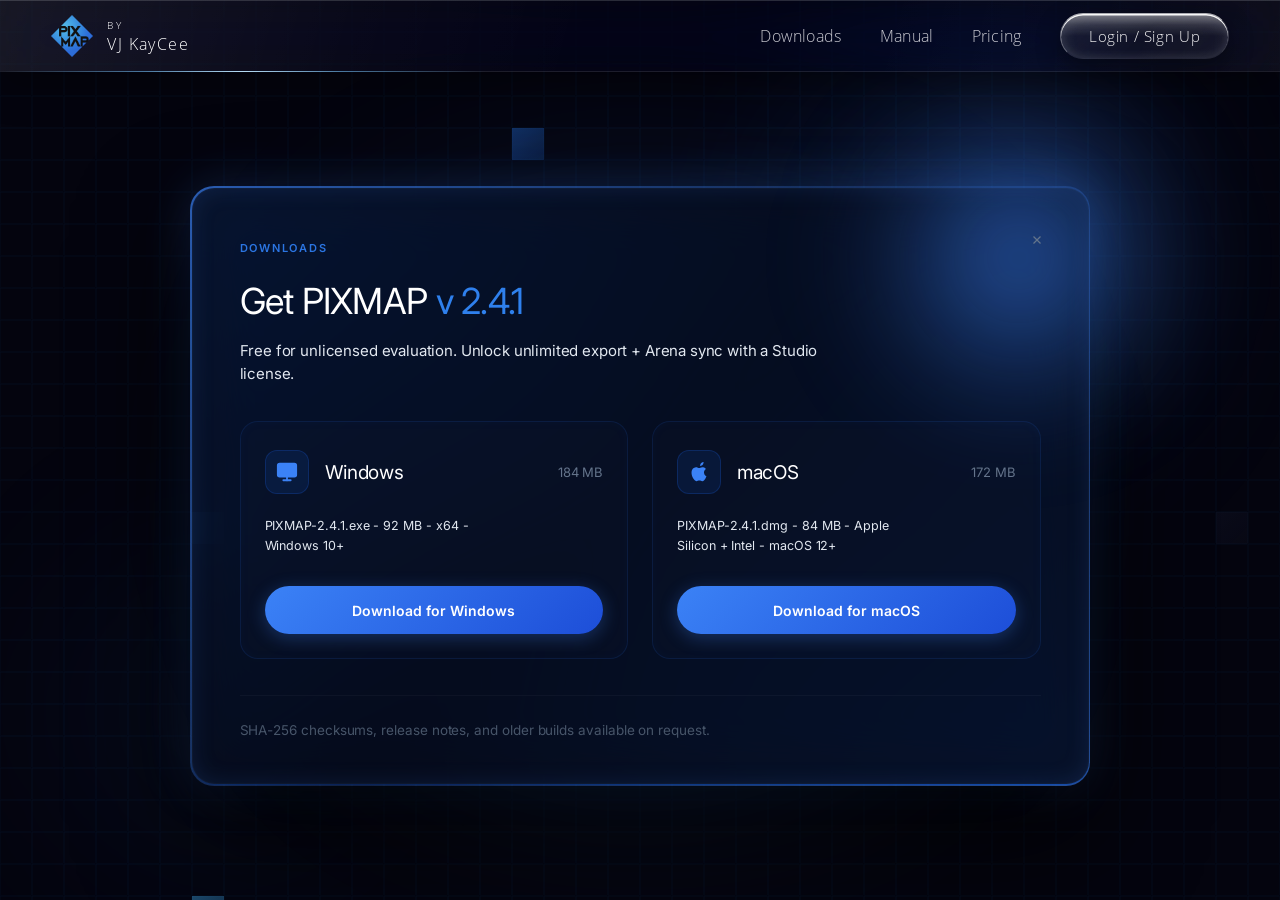
<file: pages/download.html>
<!DOCTYPE html>
<html lang="en">
<head>
  <meta charset="UTF-8">
  <meta name="viewport" content="width=device-width, initial-scale=1.0">
  <title>Get PIXMAP — Downloads</title>
  
  <!-- Google Fonts -->
  <link rel="preconnect" href="https://fonts.googleapis.com">
  <link rel="preconnect" href="https://fonts.gstatic.com" crossorigin>
  <link href="https://fonts.googleapis.com/css2?family=Inter:wght@400;600&family=Outfit:wght@600;800&family=Geist:wght@400&family=Geist+Mono:wght@400&family=Open+Sans:wght@300;400&family=Oxanium:wght@300;400&display=swap" rel="stylesheet">
  
  <!-- Stylesheets -->
  <link rel="stylesheet" href="../css/variables.css">
  <link rel="stylesheet" href="../css/header.css">
  <link rel="stylesheet" href="download.css">
</head>
<body class="bg-on">

  <!-- Background grid canvas -->
  <div id="bgField">
    <canvas id="gridTrail"></canvas>
  </div>

  <!-- Header Navigation (from index.html style) -->
  <header class="site-header reveal">
    <span class="hdr-edge" aria-hidden="true"></span>

    <div class="brand">
      <a class="brand-logo" href="../index.html">
        <img src="../assets/logos/logo_black.png" alt="Pix-Map logo">
      </a>
      <a class="brand-vj" href="vjkaycee.html">
        <span class="byline">
          <span class="by">by</span>
          <span class="name">VJ KayCee</span>
        </span>
      </a>
    </div>

    <nav class="site-nav" id="siteNav">
      <a class="nav-link" href="download.html">Downloads</a>
      <a class="nav-link" href="../index.html#manual">Manual</a>
      <a class="nav-link" href="pricing.html">Pricing</a>
      <a class="btn-auth" href="login.html">Login / Sign Up</a>
    </nav>

    <!-- Hamburger toggle (mobile only) -->
    <button class="nav-toggle" id="navToggle" aria-label="Toggle navigation" aria-expanded="false" aria-controls="siteNav">
      <span></span><span></span><span></span>
    </button>
  </header>

  <!-- Decorative radial background glows -->
  <div class="bg-glow-container">
    <div class="radial-glow-top-right"></div>
    <div class="radial-glow-bottom-left"></div>
  </div>

  <div class="content-container">
    <!-- Downloads Modal Wrapper -->
    <div class="modal-wrapper" id="downloadModal">
      <div class="modal-content">
        <div class="modal-glow-corner"></div>
      
      <!-- Close button (x) -->
      <button class="close-btn" id="closeBtn" aria-label="Close downloads console">
        <svg viewBox="0 0 24 24" fill="none" stroke="currentColor">
          <line x1="18" y1="6" x2="6" y2="18"></line>
          <line x1="6" y1="6" x2="18" y2="18"></line>
        </svg>
      </button>

      <!-- Label -->
      <span class="label-downloads">Downloads</span>

      <!-- Title & Description -->
      <h1 class="modal-title">Get PIXMAP <span class="version">v 2.4.1</span></h1>
      <p class="modal-description">
        Free for unlicensed evaluation. Unlock unlimited export + Arena sync with a Studio license.
      </p>

      <!-- Platform Download Cards -->
      <div class="cards-container">
        
        <!-- Windows Card -->
        <div class="platform-card" id="winCard">
          <div class="card-header">
            <div class="icon-wrapper">
              <!-- Monitor Icon representing Windows -->
              <svg viewBox="0 0 24 24" fill="none" stroke="currentColor" stroke-width="2" stroke-linecap="round" stroke-linejoin="round">
                <rect x="2" y="3" width="20" height="14" rx="2" ry="2"></rect>
                <line x1="8" y1="21" x2="16" y2="21"></line>
                <line x1="12" y1="17" x2="12" y2="21"></line>
              </svg>
            </div>
            <span class="platform-name">Windows</span>
            <span class="file-size">184 MB</span>
          </div>
          <div class="card-details">
            PIXMAP-2.4.1.exe - 92 MB - x64 -<br>Windows 10+
          </div>
          <button class="download-btn" id="btnWin">
            Download for Windows
          </button>
        </div>

        <!-- macOS Card -->
        <div class="platform-card" id="macCard">
          <div class="card-header">
            <div class="icon-wrapper">
              <!-- Apple Icon -->
              <svg viewBox="0 0 24 24" fill="currentColor">
                <path d="M18.71,19.5 C17.88,20.74 17,21.95 15.66,21.97 C14.32,22 13.89,21.18 12.37,21.18 C10.84,21.18 10.37,21.95 9.1,22 C7.79,22.05 6.8,20.68 5.96,19.47 C4.25,17 2.94,12.45 4.7,9.39 C5.57,7.87 7.13,6.91 8.82,6.88 C10.1,6.86 11.32,7.75 12.11,7.75 C12.89,7.75 14.37,6.68 15.92,6.84 C16.57,6.87 18.39,7.1 19.56,8.82 C19.47,8.88 17.39,10.1 17.41,12.63 C17.44,15.65 20.06,16.66 20.1,16.67 C20.08,16.74 19.67,18.11 18.71,19.5 M15.97,4.17 C16.63,3.37 17.07,2.28 16.95,1 C16.01,1.04 14.87,1.63 14.2,2.42 C13.62,3.09 13.11,4.2 13.26,5.46 C14.31,5.54 15.39,4.95 15.97,4.17 Z"/>
              </svg>
            </div>
            <span class="platform-name">macOS</span>
            <span class="file-size">172 MB</span>
          </div>
          <div class="card-details">
            PIXMAP-2.4.1.dmg - 84 MB - Apple<br>Silicon + Intel - macOS 12+
          </div>
          <!-- Main macOS download button -->
          <button class="download-btn btn-mac-main" id="btnMac">
            Download for macOS
          </button>

          <!-- macOS architecture options (Intel vs Apple Silicon) -->
          <div class="mac-options-container" id="macOptions">
            <div style="display: flex; gap: 8px; width: 100%;">
              <button class="download-btn" id="btnMacIntel" style="flex: 1; font-size: 11px; height: 48px; padding: 0 4px;">Apple Intel (x64)</button>
              <button class="download-btn" id="btnMacARM" style="flex: 1; font-size: 11px; height: 48px; padding: 0 4px;">Apple Silicon</button>
            </div>
            <button class="mac-back-link" id="btnMacBack">
              Cancel
            </button>
          </div>
        </div>

      </div>

      <!-- Footer -->
      <footer class="modal-footer">
        SHA-256 checksums, release notes, and older builds available on request.
      </footer>

    </div>
  </div>

  <!-- Hidden Restore Container when modal is closed -->
  <div class="restore-container" id="restoreContainer">
    <h2 class="restore-title">Console Closed</h2>
    <p class="restore-desc">Need to download PIXMAP v 2.4.1 again? Click below to reopen the download page.</p>
    <button class="restore-btn" id="restoreBtn">Reopen Console</button>
  </div>

  </div> <!-- End content-container -->

  <!-- Toast for download feedback -->
  <div class="toast" id="toast">
    <svg class="toast-icon" viewBox="0 0 20 20" fill="currentColor">
      <path fill-rule="evenodd" d="M10 18a8 8 0 100-16 8 8 0 000 16zm3.707-9.293a1 1 0 00-1.414-1.414L9 10.586 7.707 9.293a1 1 0 00-1.414 1.414l2 2a1 1 0 001.414 0l4-4z" clip-rule="evenodd"/>
    </svg>
    <span id="toastMessage">Download started successfully!</span>
  </div>

  <!-- Javascript Logic -->
  <script>
    document.addEventListener('DOMContentLoaded', () => {
      const modal = document.getElementById('downloadModal');
      const restoreContainer = document.getElementById('restoreContainer');
      const closeBtn = document.getElementById('closeBtn');
      const restoreBtn = document.getElementById('restoreBtn');
      
      const btnWin = document.getElementById('btnWin');
      const btnMac = document.getElementById('btnMac');
      const toast = document.getElementById('toast');
      const toastMessage = document.getElementById('toastMessage');

      // Close Modal logic
      closeBtn.addEventListener('click', () => {
        modal.style.opacity = '0';
        modal.style.transform = 'scale(0.95)';
        
        setTimeout(() => {
          var fallback = setTimeout(() => {
            window.location.href = '../index.html';
          }, 150);
          window.history.back();
        }, 400);
      });

      // Close modal on background click
      document.addEventListener('click', (e) => {
        if (e.target.classList.contains('content-container')) {
          closeBtn.click();
        }
      });

      // Clear sessionStorage flags when navigating home via header logo
      document.querySelectorAll('.brand-logo').forEach((logo) => {
        logo.addEventListener('click', () => {
          sessionStorage.removeItem('comingFromSubpage');
          sessionStorage.removeItem('homeScrollY');
        });
      });

      // Restore Modal logic
      restoreBtn.addEventListener('click', () => {
        restoreContainer.style.display = 'none';
        modal.style.display = 'block';
        
        // Force reflow
        modal.offsetHeight;
        
        modal.style.opacity = '1';
        modal.style.transform = 'scale(1)';
      });

      // Show toast helper
      const showToast = (message) => {
        toastMessage.textContent = message;
        toast.classList.add('show');
        
        setTimeout(() => {
          toast.classList.remove('show');
        }, 3000);
      };

      // Mock file download trigger
      const triggerDownload = (filename) => {
        // We create a dummy 1-byte file to download
        const blobContent = "Mock executable/installer content for PIXMAP v2.4.1";
        const blob = new Blob([blobContent], { type: 'application/octet-stream' });
        const url = URL.createObjectURL(blob);
        
        const link = document.createElement('a');
        link.href = url;
        link.download = filename;
        
        document.body.appendChild(link);
        link.click();
        
        document.body.removeChild(link);
        URL.revokeObjectURL(url);
        
        showToast(`Downloading: ${filename}`);
      };

      btnWin.addEventListener('click', () => {
        triggerDownload('PIXMAP-2.4.1.exe');
      });

      const macOptions = document.getElementById('macOptions');
      const btnMacIntel = document.getElementById('btnMacIntel');
      const btnMacARM = document.getElementById('btnMacARM');
      const btnMacBack = document.getElementById('btnMacBack');

      // Helper to show macOS options with smooth animation
      const showMacOptions = () => {
        btnMac.style.opacity = '0';
        btnMac.style.transform = 'scale(0.96)';
        btnMac.style.pointerEvents = 'none';

        setTimeout(() => {
          btnMac.style.display = 'none';
          macOptions.style.display = 'flex';
          // Force reflow
          macOptions.offsetHeight;
          macOptions.classList.add('show');
        }, 200);
      };

      // Helper to hide macOS options and restore main button smoothly
      const hideMacOptions = () => {
        macOptions.classList.remove('show');
        
        setTimeout(() => {
          macOptions.style.display = 'none';
          btnMac.style.display = 'flex';
          // Force reflow
          btnMac.offsetHeight;
          btnMac.style.opacity = '1';
          btnMac.style.transform = 'scale(1)';
          btnMac.style.pointerEvents = 'auto';
        }, 250);
      };

      btnMac.addEventListener('click', () => {
        showMacOptions();
      });

      btnMacIntel.addEventListener('click', () => {
        triggerDownload('PIXMAP-2.4.1-intel.dmg');
        hideMacOptions();
      });

      btnMacARM.addEventListener('click', () => {
        triggerDownload('PIXMAP-2.4.1-arm64.dmg');
        hideMacOptions();
      });

      btnMacBack.addEventListener('click', () => {
        hideMacOptions();
      });

      // Card Mouse Move Glow Effect (Dynamic light reflection)
      const cards = document.querySelectorAll('.platform-card');
      cards.forEach(card => {
        card.addEventListener('mousemove', (e) => {
          const rect = card.getBoundingClientRect();
          const x = e.clientX - rect.left;
          const y = e.clientY - rect.top;
          
          card.style.setProperty('--x', `${x}px`);
          card.style.setProperty('--y', `${y}px`);
        });
      });

      // Hamburger nav toggle
      const toggle = document.getElementById('navToggle');
      const nav = document.getElementById('siteNav');
      if (toggle && nav) {
        toggle.addEventListener('click', () => {
          const open = nav.classList.toggle('open');
          toggle.classList.toggle('open', open);
          toggle.setAttribute('aria-expanded', open);
          document.body.classList.toggle('nav-open', open);
        });
        nav.querySelectorAll('a').forEach(a => {
          a.addEventListener('click', () => {
            nav.classList.remove('open');
            toggle.classList.remove('open');
            toggle.setAttribute('aria-expanded', 'false');
            document.body.classList.remove('nav-open');
          });
        });
      }

      // Header scroll state toggle
      const header = document.querySelector('.site-header');
      if (header) {
        window.addEventListener('scroll', () => {
          header.classList.toggle('scrolled', window.scrollY > 30);
        }, { passive: true });
        header.classList.toggle('scrolled', window.scrollY > 30);
      }
    });
  </script>
  <!-- Background Animation Script -->
  <script src="../js/grid-trail.js"></script>
</body>
</html>
</file>
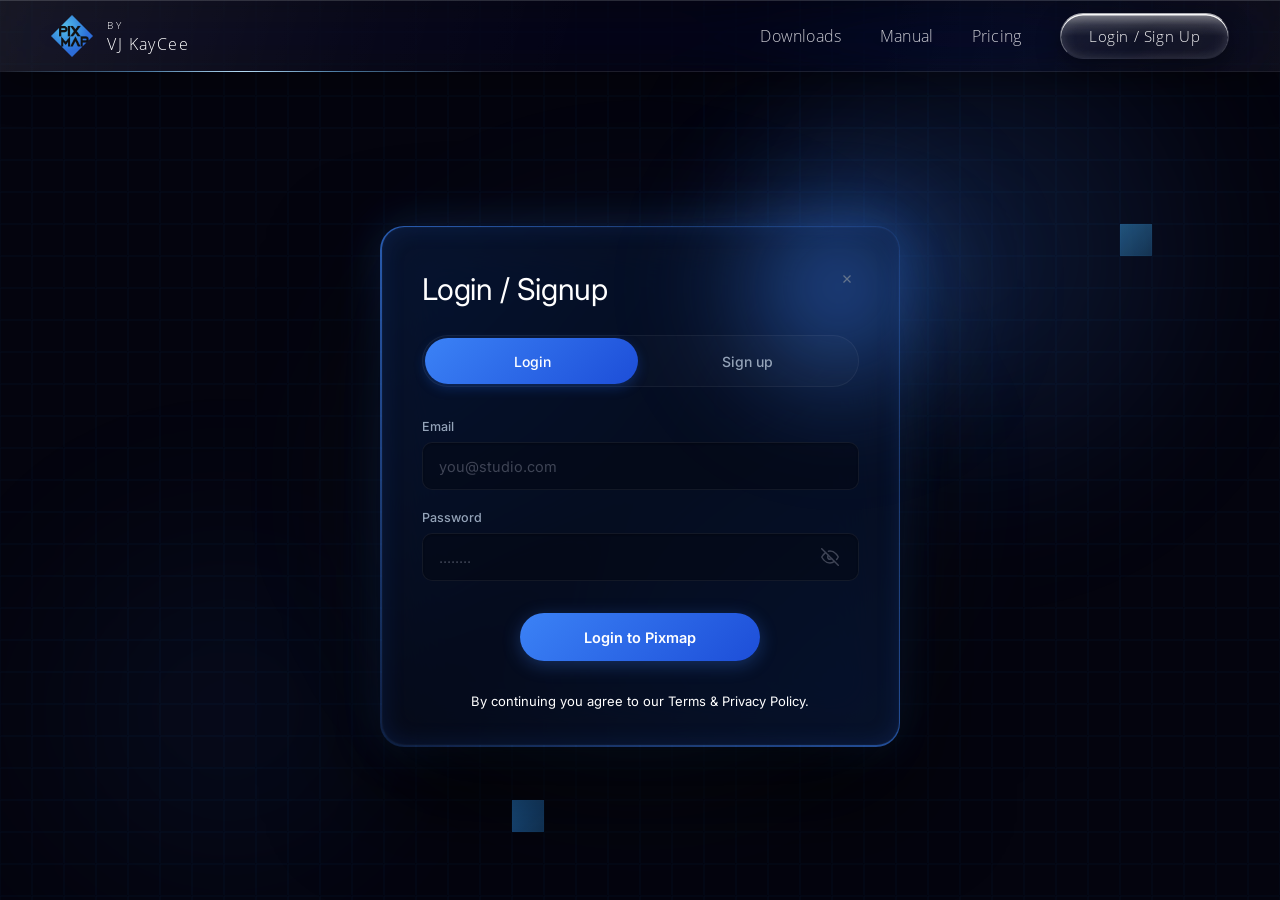
<file: pages/login.html>
<!DOCTYPE html>
<html lang="en">
<head>
  <meta charset="UTF-8">
  <meta name="viewport" content="width=device-width, initial-scale=1.0">
  <title>Login / Signup — PIXMAP</title>
  
  <!-- Google Fonts -->
  <link rel="preconnect" href="https://fonts.googleapis.com">
  <link rel="preconnect" href="https://fonts.gstatic.com" crossorigin>
  <link href="https://fonts.googleapis.com/css2?family=Inter:wght@400;600&family=Outfit:wght@600;800&family=Geist:wght@400&family=Geist+Mono:wght@400&family=Open+Sans:wght@300;400&family=Oxanium:wght@300;400&display=swap" rel="stylesheet">
  
  <!-- Stylesheets -->
  <link rel="stylesheet" href="../css/variables.css">
  <link rel="stylesheet" href="../css/header.css">
  <link rel="stylesheet" href="login.css">
</head>
<body class="bg-on">

  <!-- Background grid canvas -->
  <div id="bgField">
    <canvas id="gridTrail"></canvas>
  </div>

  <!-- Header Navigation (from index.html style) -->
  <header class="site-header reveal">
    <span class="hdr-edge" aria-hidden="true"></span>

    <div class="brand">
      <a class="brand-logo" href="../index.html">
        <img src="../assets/logos/logo_black.png" alt="Pix-Map logo">
      </a>
      <a class="brand-vj" href="vjkaycee.html">
        <span class="byline">
          <span class="by">by</span>
          <span class="name">VJ KayCee</span>
        </span>
      </a>
    </div>

    <nav class="site-nav" id="siteNav">
      <a class="nav-link" href="download.html">Downloads</a>
      <a class="nav-link" href="../index.html#manual">Manual</a>
      <a class="nav-link" href="pricing.html">Pricing</a>
      <a class="btn-auth" href="login.html">Login / Sign Up</a>
    </nav>

    <!-- Hamburger toggle (mobile only) -->
    <button class="nav-toggle" id="navToggle" aria-label="Toggle navigation" aria-expanded="false" aria-controls="siteNav">
      <span></span><span></span><span></span>
    </button>
  </header>

  <!-- Decorative radial background glows -->
  <div class="bg-glow-container">
    <div class="radial-glow-top-right"></div>
    <div class="radial-glow-bottom-left"></div>
  </div>

  <div class="content-container">
    
    <!-- Auth Modal Wrapper -->
    <div class="modal-wrapper" id="authModal">
      <div class="modal-content">
        <div class="modal-glow-corner"></div>
        
        <!-- Close button (x) -->
        <button class="close-btn" id="closeBtn" aria-label="Close authentication page">
          <svg viewBox="0 0 24 24" fill="none" stroke="currentColor">
            <line x1="18" y1="6" x2="6" y2="18"></line>
            <line x1="6" y1="6" x2="18" y2="18"></line>
          </svg>
        </button>

        <!-- Title -->
        <h1 class="modal-title">Login / Signup</h1>

        <!-- Active Tab Toggle Indicator -->
        <div class="auth-tabs">
          <div class="active-indicator" id="activeIndicator"></div>
          <button class="tab-btn active" id="tabLogin">Login</button>
          <button class="tab-btn" id="tabSignup">Sign up</button>
        </div>

        <!-- 1. LOGIN FORM -->
        <div class="auth-form-container active" id="loginFormContainer">
          <form id="loginForm" autocomplete="on" onsubmit="event.preventDefault();">
            <div class="form-group">
              <label class="form-label" for="loginEmail">Email</label>
              <div class="input-container">
                <input class="form-input" type="email" id="loginEmail" placeholder="you@studio.com" required autocomplete="email">
              </div>
            </div>
            
            <div class="form-group">
              <label class="form-label" for="loginPassword">Password</label>
              <div class="input-container password-input-wrapper">
                <input class="form-input" type="password" id="loginPassword" placeholder="........" required autocomplete="current-password">
                <button type="button" class="password-toggle" aria-label="Toggle password visibility">
                  <!-- Eye Icon (Closed) -->
                  <svg viewBox="0 0 24 24" fill="none" stroke="currentColor">
                    <path d="M17.94 17.94A10.07 10.07 0 0 1 12 20c-7 0-11-8-11-8a18.45 18.45 0 0 1 5.06-5.94M9.9 4.24A9.12 9.12 0 0 1 12 4c7 0 11 8 11 8a18.5 18.5 0 0 1-2.16 3.19m-6.72-1.07a3 3 0 1 1-4.24-4.24"></path>
                    <line x1="1" y1="1" x2="23" y2="23"></line>
                  </svg>
                </button>
              </div>
            </div>
          </form>
        </div>

        <!-- 2. SIGN UP FORM -->
        <div class="auth-form-container" id="signupFormContainer">
          <form id="signupForm" autocomplete="on" onsubmit="event.preventDefault();">
            <div class="form-group">
              <label class="form-label" for="signupName">Full Name</label>
              <div class="input-container">
                <input class="form-input" type="text" id="signupName" placeholder="Enter your full name" autocomplete="name">
              </div>
            </div>

            <div class="form-group">
              <label class="form-label" for="signupEmail">Email</label>
              <div class="input-container">
                <input class="form-input" type="email" id="signupEmail" placeholder="you@studio.com" autocomplete="email">
              </div>
            </div>

            <div class="form-group">
              <label class="form-label" for="signupCompany">Company (optional)</label>
              <div class="input-container">
                <input class="form-input" type="text" id="signupCompany" placeholder="Enter your company name" autocomplete="organization">
              </div>
            </div>

            <div class="form-group">
              <label class="form-label" for="signupPassword">Password</label>
              <div class="input-container password-input-wrapper">
                <input class="form-input" type="password" id="signupPassword" placeholder="........" autocomplete="new-password">
                <button type="button" class="password-toggle" aria-label="Toggle password visibility">
                  <!-- Eye Icon (Closed) -->
                  <svg viewBox="0 0 24 24" fill="none" stroke="currentColor">
                    <path d="M17.94 17.94A10.07 10.07 0 0 1 12 20c-7 0-11-8-11-8a18.45 18.45 0 0 1 5.06-5.94M9.9 4.24A9.12 9.12 0 0 1 12 4c7 0 11 8 11 8a18.5 18.5 0 0 1-2.16 3.19m-6.72-1.07a3 3 0 1 1-4.24-4.24"></path>
                    <line x1="1" y1="1" x2="23" y2="23"></line>
                  </svg>
                </button>
              </div>
            </div>

            <div class="form-group">
              <label class="form-label" for="signupConfirmPassword">Confirm Password</label>
              <div class="input-container password-input-wrapper">
                <input class="form-input" type="password" id="signupConfirmPassword" placeholder="........" autocomplete="new-password">
                <button type="button" class="password-toggle" aria-label="Toggle password visibility">
                  <!-- Eye Icon (Closed) -->
                  <svg viewBox="0 0 24 24" fill="none" stroke="currentColor">
                    <path d="M17.94 17.94A10.07 10.07 0 0 1 12 20c-7 0-11-8-11-8a18.45 18.45 0 0 1 5.06-5.94M9.9 4.24A9.12 9.12 0 0 1 12 4c7 0 11 8 11 8a18.5 18.5 0 0 1-2.16 3.19m-6.72-1.07a3 3 0 1 1-4.24-4.24"></path>
                    <line x1="1" y1="1" x2="23" y2="23"></line>
                  </svg>
                </button>
              </div>
            </div>
          </form>
        </div>

        <!-- Submit Button -->
        <div class="submit-wrapper">
          <button class="submit-btn" id="submitBtn">Login to Pixmap</button>
        </div>

        <!-- Footer -->
        <footer class="auth-footer">
          By continuing you agree to our Terms & Privacy Policy.
        </footer>

      </div>
    </div>

    <!-- Hidden Restore Container when modal is closed -->
    <div class="restore-container" id="restoreContainer">
      <h2 class="restore-title">Console Closed</h2>
      <p class="restore-desc">Access your account or sign up to get started with PIXMAP.</p>
      <button class="restore-btn" id="restoreBtn">Reopen Console</button>
    </div>

  </div> <!-- End content-container -->

  <!-- Javascript Logic -->
  <script>
    document.addEventListener('DOMContentLoaded', () => {
      const modal = document.getElementById('authModal');
      const restoreContainer = document.getElementById('restoreContainer');
      const closeBtn = document.getElementById('closeBtn');
      const restoreBtn = document.getElementById('restoreBtn');
      
      const tabLogin = document.getElementById('tabLogin');
      const tabSignup = document.getElementById('tabSignup');
      const activeIndicator = document.getElementById('activeIndicator');
      
      const loginFormContainer = document.getElementById('loginFormContainer');
      const signupFormContainer = document.getElementById('signupFormContainer');
      const submitBtn = document.getElementById('submitBtn');

      // Close Modal logic
      closeBtn.addEventListener('click', () => {
        modal.style.opacity = '0';
        modal.style.transform = 'scale(0.95)';
        
        setTimeout(() => {
          var fallback = setTimeout(() => {
            window.location.href = '../index.html';
          }, 150);
          window.history.back();
        }, 400);
      });

      // Close modal on background click
      document.addEventListener('click', (e) => {
        if (e.target.classList.contains('content-container')) {
          closeBtn.click();
        }
      });

      // Clear sessionStorage flags when navigating home via header logo
      document.querySelectorAll('.brand-logo').forEach((logo) => {
        logo.addEventListener('click', () => {
          sessionStorage.removeItem('comingFromSubpage');
          sessionStorage.removeItem('homeScrollY');
        });
      });

      // Restore Modal logic
      restoreBtn.addEventListener('click', () => {
        restoreContainer.style.display = 'none';
        modal.style.display = 'block';
        
        // Force reflow
        modal.offsetHeight;
        
        modal.style.opacity = '1';
        modal.style.transform = 'scale(1)';
      });

      // Tabs switching logic
      tabLogin.addEventListener('click', () => {
        if (!tabLogin.classList.contains('active')) {
          tabLogin.classList.add('active');
          tabSignup.classList.remove('active');
          activeIndicator.style.transform = 'translateX(0)';
          
          signupFormContainer.classList.remove('active');
          setTimeout(() => {
            signupFormContainer.style.display = 'none';
            loginFormContainer.style.display = 'block';
            // Force reflow
            loginFormContainer.offsetHeight;
            loginFormContainer.classList.add('active');
          }, 150);
          
          submitBtn.textContent = 'Login to Pixmap';
        }
      });

      tabSignup.addEventListener('click', () => {
        if (!tabSignup.classList.contains('active')) {
          tabSignup.classList.add('active');
          tabLogin.classList.remove('active');
          activeIndicator.style.transform = 'translateX(100%)';
          
          loginFormContainer.classList.remove('active');
          setTimeout(() => {
            loginFormContainer.style.display = 'none';
            signupFormContainer.style.display = 'block';
            // Force reflow
            signupFormContainer.offsetHeight;
            signupFormContainer.classList.add('active');
          }, 150);
          
          // Image shows "Login to Pixmap" even on signup, but let's toggle it dynamically 
          // or stick to the exact copy. Let's stick to the image: "Login to Pixmap"
          submitBtn.textContent = 'Login to Pixmap';
        }
      });

      // Password toggle visibility script
      const toggles = document.querySelectorAll('.password-toggle');
      toggles.forEach(toggle => {
        toggle.addEventListener('click', () => {
          const input = toggle.previousElementSibling;
          
          if (input.type === 'password') {
            input.type = 'text';
            // Open eye SVG path
            toggle.innerHTML = `
              <svg viewBox="0 0 24 24" fill="none" stroke="currentColor">
                <path d="M1 12s4-8 11-8 11 8 11 8-4 8-11 8-11-8-11-8z"></path>
                <circle cx="12" cy="12" r="3"></circle>
              </svg>
            `;
          } else {
            input.type = 'password';
            // Slashed eye SVG path
            toggle.innerHTML = `
              <svg viewBox="0 0 24 24" fill="none" stroke="currentColor">
                <path d="M17.94 17.94A10.07 10.07 0 0 1 12 20c-7 0-11-8-11-8a18.45 18.45 0 0 1 5.06-5.94M9.9 4.24A9.12 9.12 0 0 1 12 4c7 0 11 8 11 8a18.5 18.5 0 0 1-2.16 3.19m-6.72-1.07a3 3 0 1 1-4.24-4.24"></path>
                <line x1="1" y1="1" x2="23" y2="23"></line>
              </svg>
            `;
          }
        });
      });

      // Add mousemove ambient glow coordinate updater
      const modalBox = document.querySelector('.modal-wrapper');
      modalBox.addEventListener('mousemove', (e) => {
        const rect = modalBox.getBoundingClientRect();
        const x = e.clientX - rect.left;
        const y = e.clientY - rect.top;
        modalBox.style.setProperty('--x', `${x}px`);
        modalBox.style.setProperty('--y', `${y}px`);
      });

      // Hamburger nav toggle
      const toggle = document.getElementById('navToggle');
      const nav = document.getElementById('siteNav');
      if (toggle && nav) {
        toggle.addEventListener('click', () => {
          const open = nav.classList.toggle('open');
          toggle.classList.toggle('open', open);
          toggle.setAttribute('aria-expanded', open);
          document.body.classList.toggle('nav-open', open);
        });
        nav.querySelectorAll('a').forEach(a => {
          a.addEventListener('click', () => {
            nav.classList.remove('open');
            toggle.classList.remove('open');
            toggle.setAttribute('aria-expanded', 'false');
            document.body.classList.remove('nav-open');
          });
        });
      }

      // Header scroll state toggle
      const header = document.querySelector('.site-header');
      if (header) {
        window.addEventListener('scroll', () => {
          header.classList.toggle('scrolled', window.scrollY > 30);
        }, { passive: true });
        header.classList.toggle('scrolled', window.scrollY > 30);
      }
    });
  </script>
  <!-- Background Animation Script -->
  <script src="../js/grid-trail.js"></script>
</body>
</html>
</file>
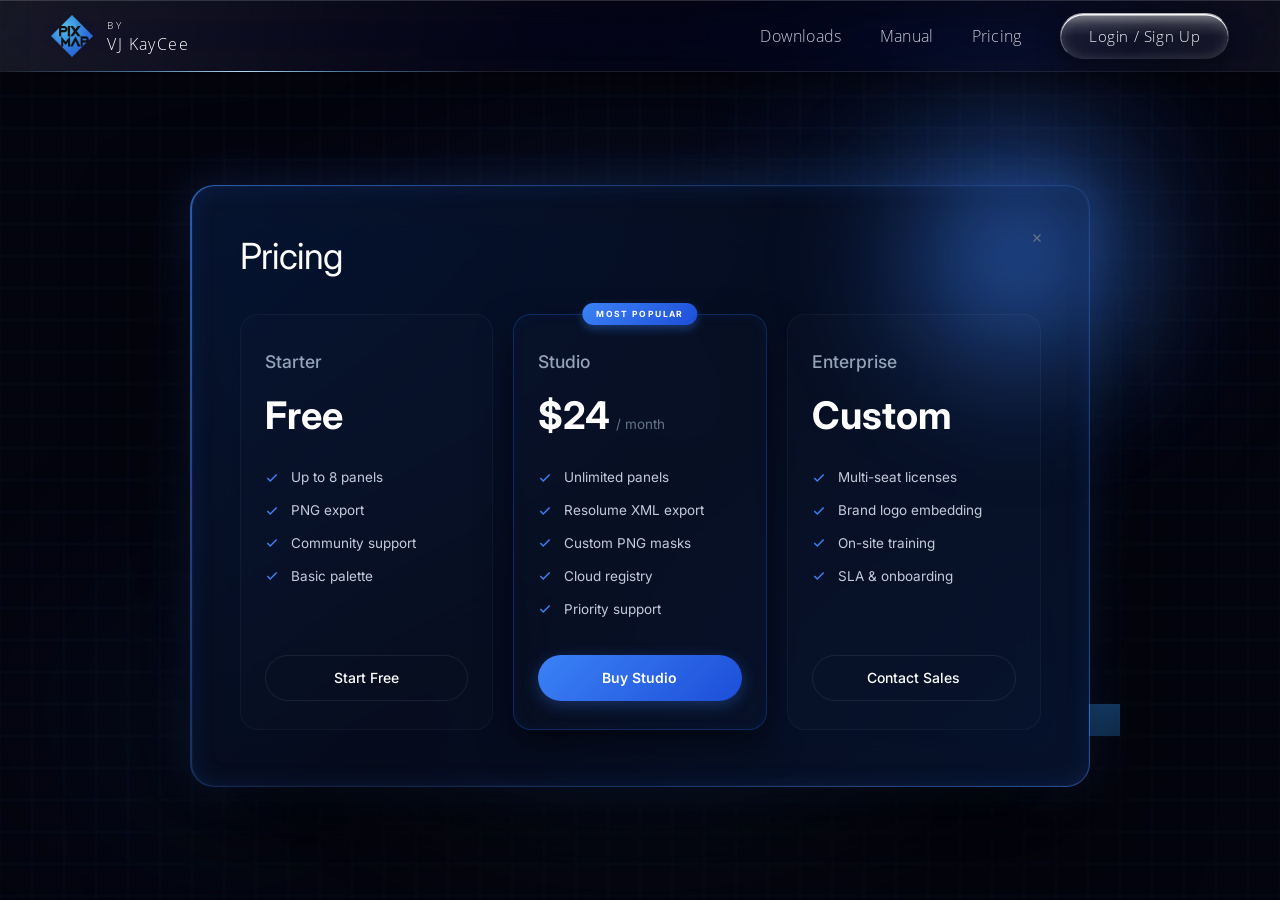
<file: pages/pricing.html>
<!DOCTYPE html>
<html lang="en">
<head>
  <meta charset="UTF-8">
  <meta name="viewport" content="width=device-width, initial-scale=1.0">
  <title>Pricing — PIXMAP</title>
  
  <!-- Google Fonts -->
  <link rel="preconnect" href="https://fonts.googleapis.com">
  <link rel="preconnect" href="https://fonts.gstatic.com" crossorigin>
  <link href="https://fonts.googleapis.com/css2?family=Inter:wght@400;600&family=Outfit:wght@600;800&family=Geist:wght@400&family=Geist+Mono:wght@400&family=Open+Sans:wght@300;400&family=Oxanium:wght@300;400&display=swap" rel="stylesheet">
  
  <!-- Stylesheets -->
  <link rel="stylesheet" href="../css/variables.css">
  <link rel="stylesheet" href="../css/header.css">
  <link rel="stylesheet" href="pricing.css">
</head>
<body class="bg-on">

  <!-- Background grid canvas -->
  <div id="bgField">
    <canvas id="gridTrail"></canvas>
  </div>

  <!-- Header Navigation (from index.html style) -->
  <header class="site-header reveal">
    <span class="hdr-edge" aria-hidden="true"></span>

    <div class="brand">
      <a class="brand-logo" href="../index.html">
        <img src="../assets/logos/logo_black.png" alt="Pix-Map logo">
      </a>
      <a class="brand-vj" href="vjkaycee.html">
        <span class="byline">
          <span class="by">by</span>
          <span class="name">VJ KayCee</span>
        </span>
      </a>
    </div>

    <nav class="site-nav" id="siteNav">
      <a class="nav-link" href="download.html">Downloads</a>
      <a class="nav-link" href="../index.html#manual">Manual</a>
      <a class="nav-link" href="pricing.html">Pricing</a>
      <a class="btn-auth" href="login.html">Login / Sign Up</a>
    </nav>

    <!-- Hamburger toggle (mobile only) -->
    <button class="nav-toggle" id="navToggle" aria-label="Toggle navigation" aria-expanded="false" aria-controls="siteNav">
      <span></span><span></span><span></span>
    </button>
  </header>

  <!-- Decorative radial background glows -->
  <div class="bg-glow-container">
    <div class="radial-glow-top-right"></div>
    <div class="radial-glow-bottom-left"></div>
  </div>

  <div class="content-container">
    
    <!-- Pricing Modal Wrapper -->
    <div class="modal-wrapper" id="pricingModal">
      <div class="modal-content">
        <div class="modal-glow-corner"></div>
        
        <!-- Close button (x) -->
        <button class="close-btn" id="closeBtn" aria-label="Close pricing page">
          <svg viewBox="0 0 24 24" fill="none" stroke="currentColor">
            <line x1="18" y1="6" x2="6" y2="18"></line>
            <line x1="6" y1="6" x2="18" y2="18"></line>
          </svg>
        </button>

        <!-- Title -->
        <h1 class="modal-title">Pricing</h1>

        <!-- Pricing Cards Grid -->
        <div class="pricing-grid">
          
          <!-- 1. Starter Plan -->
          <div class="pricing-card">
            <div>
              <h2 class="plan-name">Starter</h2>
              <div class="price-box">
                <span class="price-amount">Free</span>
              </div>
              <ul class="features-list">
                <li class="feature-item">
                  <span class="feature-icon">
                    <svg viewBox="0 0 24 24"><path d="M20 6L9 17L4 12"></path></svg>
                  </span>
                  Up to 8 panels
                </li>
                <li class="feature-item">
                  <span class="feature-icon">
                    <svg viewBox="0 0 24 24"><path d="M20 6L9 17L4 12"></path></svg>
                  </span>
                  PNG export
                </li>
                <li class="feature-item">
                  <span class="feature-icon">
                    <svg viewBox="0 0 24 24"><path d="M20 6L9 17L4 12"></path></svg>
                  </span>
                  Community support
                </li>
                <li class="feature-item">
                  <span class="feature-icon">
                    <svg viewBox="0 0 24 24"><path d="M20 6L9 17L4 12"></path></svg>
                  </span>
                  Basic palette
                </li>
              </ul>
            </div>
            <button class="btn-pricing outline">Start Free</button>
          </div>

          <!-- 2. Studio Plan (Popular) -->
          <div class="pricing-card popular">
            <div class="popular-badge">Most Popular</div>
            <div>
              <h2 class="plan-name">Studio</h2>
              <div class="price-box">
                <span class="price-amount">$24</span>
                <span class="price-period">/ month</span>
              </div>
              <ul class="features-list">
                <li class="feature-item">
                  <span class="feature-icon">
                    <svg viewBox="0 0 24 24"><path d="M20 6L9 17L4 12"></path></svg>
                  </span>
                  Unlimited panels
                </li>
                <li class="feature-item">
                  <span class="feature-icon">
                    <svg viewBox="0 0 24 24"><path d="M20 6L9 17L4 12"></path></svg>
                  </span>
                  Resolume XML export
                </li>
                <li class="feature-item">
                  <span class="feature-icon">
                    <svg viewBox="0 0 24 24"><path d="M20 6L9 17L4 12"></path></svg>
                  </span>
                  Custom PNG masks
                </li>
                <li class="feature-item">
                  <span class="feature-icon">
                    <svg viewBox="0 0 24 24"><path d="M20 6L9 17L4 12"></path></svg>
                  </span>
                  Cloud registry
                </li>
                <li class="feature-item">
                  <span class="feature-icon">
                    <svg viewBox="0 0 24 24"><path d="M20 6L9 17L4 12"></path></svg>
                  </span>
                  Priority support
                </li>
              </ul>
            </div>
            <button class="btn-pricing primary">Buy Studio</button>
          </div>

          <!-- 3. Enterprise Plan -->
          <div class="pricing-card">
            <div>
              <h2 class="plan-name">Enterprise</h2>
              <div class="price-box">
                <span class="price-amount">Custom</span>
              </div>
              <ul class="features-list">
                <li class="feature-item">
                  <span class="feature-icon">
                    <svg viewBox="0 0 24 24"><path d="M20 6L9 17L4 12"></path></svg>
                  </span>
                  Multi-seat licenses
                </li>
                <li class="feature-item">
                  <span class="feature-icon">
                    <svg viewBox="0 0 24 24"><path d="M20 6L9 17L4 12"></path></svg>
                  </span>
                  Brand logo embedding
                </li>
                <li class="feature-item">
                  <span class="feature-icon">
                    <svg viewBox="0 0 24 24"><path d="M20 6L9 17L4 12"></path></svg>
                  </span>
                  On-site training
                </li>
                <li class="feature-item">
                  <span class="feature-icon">
                    <svg viewBox="0 0 24 24"><path d="M20 6L9 17L4 12"></path></svg>
                  </span>
                  SLA & onboarding
                </li>
              </ul>
            </div>
            <button class="btn-pricing outline">Contact Sales</button>
          </div>

        </div>

      </div>
    </div>

    <!-- Hidden Restore Container when modal is closed -->
    <div class="restore-container" id="restoreContainer">
      <h2 class="restore-title">Console Closed</h2>
      <p class="restore-desc">Select a plan to unlock the full potential of PIXMAP.</p>
      <button class="restore-btn" id="restoreBtn">Reopen Console</button>
    </div>

  </div> <!-- End content-container -->

  <!-- Javascript Logic -->
  <script>
    document.addEventListener('DOMContentLoaded', () => {
      const modal = document.getElementById('pricingModal');
      const restoreContainer = document.getElementById('restoreContainer');
      const closeBtn = document.getElementById('closeBtn');
      const restoreBtn = document.getElementById('restoreBtn');

      // Close Modal logic
      closeBtn.addEventListener('click', () => {
        modal.style.opacity = '0';
        modal.style.transform = 'scale(0.95)';
        
        setTimeout(() => {
          var fallback = setTimeout(() => {
            window.location.href = '../index.html';
          }, 150);
          window.history.back();
        }, 400);
      });

      // Close modal on background click
      document.addEventListener('click', (e) => {
        if (e.target.classList.contains('content-container')) {
          closeBtn.click();
        }
      });

      // Clear sessionStorage flags when navigating home via header logo
      document.querySelectorAll('.brand-logo').forEach((logo) => {
        logo.addEventListener('click', () => {
          sessionStorage.removeItem('comingFromSubpage');
          sessionStorage.removeItem('homeScrollY');
        });
      });

      // Restore Modal logic
      restoreBtn.addEventListener('click', () => {
        restoreContainer.style.display = 'none';
        modal.style.display = 'block';
        
        // Force reflow
        modal.offsetHeight;
        
        modal.style.opacity = '1';
        modal.style.transform = 'scale(1)';
      });

      // Card mouse movement coordinates glow effect
      const cards = document.querySelectorAll('.pricing-card');
      cards.forEach(card => {
        card.addEventListener('mousemove', (e) => {
          const rect = card.getBoundingClientRect();
          const x = e.clientX - rect.left;
          const y = e.clientY - rect.top;
          card.style.setProperty('--x', `${x}px`);
          card.style.setProperty('--y', `${y}px`);
        });
      });

      // Hamburger nav toggle
      const toggle = document.getElementById('navToggle');
      const nav = document.getElementById('siteNav');
      if (toggle && nav) {
        toggle.addEventListener('click', () => {
          const open = nav.classList.toggle('open');
          toggle.classList.toggle('open', open);
          toggle.setAttribute('aria-expanded', open);
          document.body.classList.toggle('nav-open', open);
        });
        nav.querySelectorAll('a').forEach(a => {
          a.addEventListener('click', () => {
            nav.classList.remove('open');
            toggle.classList.remove('open');
            toggle.setAttribute('aria-expanded', 'false');
            document.body.classList.remove('nav-open');
          });
        });
      }

      // Header scroll state toggle
      const header = document.querySelector('.site-header');
      if (header) {
        window.addEventListener('scroll', () => {
          header.classList.toggle('scrolled', window.scrollY > 30);
        }, { passive: true });
        header.classList.toggle('scrolled', window.scrollY > 30);
      }
    });
  </script>
  <!-- Background Animation Script -->
  <script src="../js/grid-trail.js"></script>
</body>
</html>
</file>
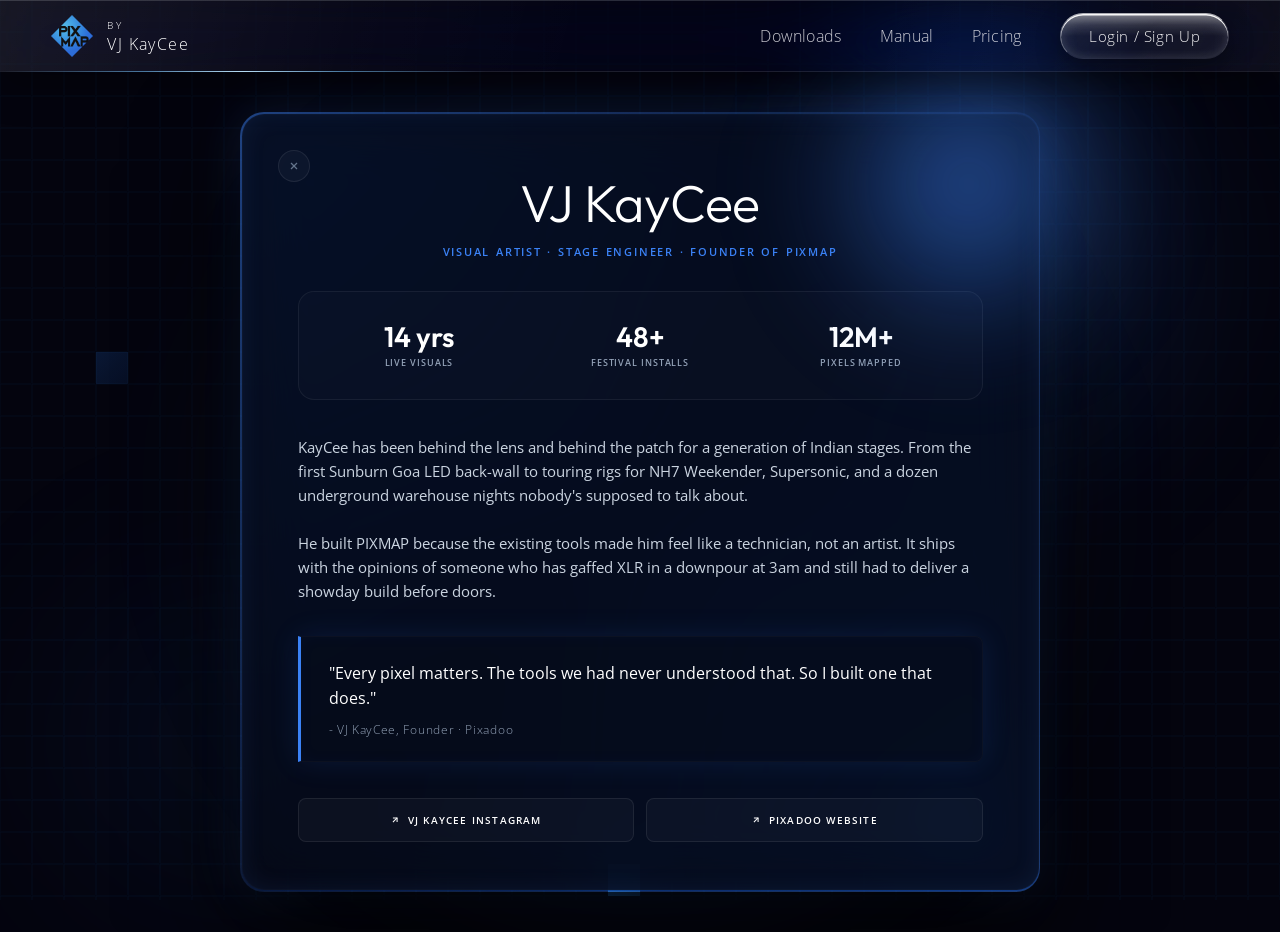
<file: pages/vjkaycee.html>
<!DOCTYPE html>
<html lang="en">
<head>
  <meta charset="UTF-8">
  <meta name="viewport" content="width=device-width, initial-scale=1.0">
  <title>VJ KayCee — Profile</title>
  
  <!-- Google Fonts -->
  <link rel="preconnect" href="https://fonts.googleapis.com">
  <link rel="preconnect" href="https://fonts.gstatic.com" crossorigin>
  <link href="https://fonts.googleapis.com/css2?family=Inter:wght@400;600&family=Outfit:wght@300;400;600;800&family=Geist:wght@400&family=Geist+Mono:wght@400&family=Open+Sans:wght@300;400&family=Oxanium:wght@300;400&display=swap" rel="stylesheet">
  
  <!-- Stylesheets -->
  <link rel="stylesheet" href="../css/variables.css">
  <link rel="stylesheet" href="../css/header.css">
  <link rel="stylesheet" href="vjkaycee.css">
</head>
<body class="bg-on">

  <!-- Background grid canvas -->
  <div id="bgField">
    <canvas id="gridTrail"></canvas>
  </div>

  <!-- Header Navigation (from index.html style) -->
  <header class="site-header reveal">
    <span class="hdr-edge" aria-hidden="true"></span>

    <div class="brand">
      <a class="brand-logo" href="../index.html">
        <img src="../assets/logos/logo_black.png" alt="Pix-Map logo">
      </a>
      <a class="brand-vj" href="vjkaycee.html">
        <span class="byline">
          <span class="by">by</span>
          <span class="name">VJ KayCee</span>
        </span>
      </a>
    </div>

    <nav class="site-nav" id="siteNav">
      <a class="nav-link" href="download.html">Downloads</a>
      <a class="nav-link" href="../index.html#manual">Manual</a>
      <a class="nav-link" href="pricing.html">Pricing</a>
      <a class="btn-auth" href="login.html">Login / Sign Up</a>
    </nav>

    <!-- Hamburger toggle (mobile only) -->
    <button class="nav-toggle" id="navToggle" aria-label="Toggle navigation" aria-expanded="false" aria-controls="siteNav">
      <span></span><span></span><span></span>
    </button>
  </header>

  <!-- Decorative radial background glows -->
  <div class="bg-glow-container">
    <div class="radial-glow-top-right"></div>
    <div class="radial-glow-bottom-left"></div>
  </div>

  <div class="content-container">
    
    <!-- Profile Modal Wrapper -->
    <div class="modal-wrapper" id="profileModal">
      <div class="modal-content">
        <div class="modal-glow-corner"></div>
      
        <!-- Close button (x) in the top-left -->
        <button class="close-btn" id="closeBtn" aria-label="Close profile console">
          <svg viewBox="0 0 24 24" fill="none" stroke="currentColor">
            <line x1="18" y1="6" x2="6" y2="18"></line>
            <line x1="6" y1="6" x2="18" y2="18"></line>
          </svg>
        </button>

        <!-- Header: Title & Subtitle -->
        <div class="profile-header">
          <h1 class="profile-name">VJ KayCee</h1>
          <div class="profile-subtitle">VISUAL ARTIST &middot; STAGE ENGINEER &middot; FOUNDER OF PIXMAP</div>
        </div>

        <!-- Stats Container -->
        <div class="stats-container">
          <div class="stat-item">
            <span class="stat-value">14 yrs</span>
            <span class="stat-label">LIVE VISUALS</span>
          </div>
          <div class="stat-item">
            <span class="stat-value">48+</span>
            <span class="stat-label">FESTIVAL INSTALLS</span>
          </div>
          <div class="stat-item">
            <span class="stat-value">12M+</span>
            <span class="stat-label">PIXELS MAPPED</span>
          </div>
        </div>

        <!-- Biography Text -->
        <p class="profile-bio">
          KayCee has been behind the lens and behind the patch for a generation of Indian stages. From the first Sunburn Goa LED back-wall to touring rigs for NH7 Weekender, Supersonic, and a dozen underground warehouse nights nobody's supposed to talk about.
        </p>
        
        <p class="profile-bio">
          He built PIXMAP because the existing tools made him feel like a technician, not an artist. It ships with the opinions of someone who has gaffed XLR in a downpour at 3am and still had to deliver a showday build before doors.
        </p>

        <!-- Glowing Quote Highlight Block -->
        <blockquote class="profile-quote">
          <p class="quote-text">"Every pixel matters. The tools we had never understood that. So I built one that does."</p>
          <cite class="quote-author">- VJ KayCee, Founder &middot; Pixadoo</cite>
        </blockquote>

        <!-- Bottom Social/Action Buttons -->
        <div class="buttons-row">
          <a class="profile-btn" href="javascript:void(0)">
            <svg class="btn-icon" viewBox="0 0 24 24" fill="none" stroke="currentColor">
              <line x1="7" y1="17" x2="17" y2="7"></line>
              <polyline points="7 7 17 7 17 17"></polyline>
            </svg>
            VJ KAYCEE INSTAGRAM
          </a>
          <a class="profile-btn" href="https://pixadoo.in" target="_blank" rel="noopener">
            <svg class="btn-icon" viewBox="0 0 24 24" fill="none" stroke="currentColor">
              <line x1="7" y1="17" x2="17" y2="7"></line>
              <polyline points="7 7 17 7 17 17"></polyline>
            </svg>
            PIXADOO WEBSITE
          </a>
        </div>

      </div>
    </div>

    <!-- Hidden Restore Container when modal is closed -->
    <div class="restore-container" id="restoreContainer">
      <h2 class="restore-title">Console Closed</h2>
      <p class="restore-desc">Want to view VJ KayCee's creator profile again? Click below to reopen the console.</p>
      <button class="restore-btn" id="restoreBtn">Reopen Console</button>
    </div>

  </div> <!-- End content-container -->

  <!-- Javascript Logic -->
  <script>
    document.addEventListener('DOMContentLoaded', () => {
      const modal = document.getElementById('profileModal');
      const restoreContainer = document.getElementById('restoreContainer');
      const closeBtn = document.getElementById('closeBtn');
      const restoreBtn = document.getElementById('restoreBtn');

      // Close Modal logic
      closeBtn.addEventListener('click', () => {
        modal.style.opacity = '0';
        modal.style.transform = 'scale(0.95)';
        
        setTimeout(() => {
          var fallback = setTimeout(() => {
            window.location.href = '../index.html';
          }, 150);
          window.history.back();
        }, 400);
      });

      // Close modal on background click
      document.addEventListener('click', (e) => {
        if (e.target.classList.contains('content-container')) {
          closeBtn.click();
        }
      });

      // Clear sessionStorage flags when navigating home via header logo
      document.querySelectorAll('.brand-logo').forEach((logo) => {
        logo.addEventListener('click', () => {
          sessionStorage.removeItem('comingFromSubpage');
          sessionStorage.removeItem('homeScrollY');
        });
      });

      // Restore Modal logic
      restoreBtn.addEventListener('click', () => {
        restoreContainer.style.display = 'none';
        modal.style.display = 'block';
        
        // Force reflow
        modal.offsetHeight;
        
        modal.style.opacity = '1';
        modal.style.transform = 'scale(1)';
      });

      // Hamburger nav toggle
      const toggle = document.getElementById('navToggle');
      const nav = document.getElementById('siteNav');
      if (toggle && nav) {
        toggle.addEventListener('click', () => {
          const open = nav.classList.toggle('open');
          toggle.classList.toggle('open', open);
          toggle.setAttribute('aria-expanded', open);
          document.body.classList.toggle('nav-open', open);
        });
        nav.querySelectorAll('a').forEach(a => {
          a.addEventListener('click', () => {
            nav.classList.remove('open');
            toggle.classList.remove('open');
            toggle.setAttribute('aria-expanded', 'false');
            document.body.classList.remove('nav-open');
          });
        });
      }

      // Header scroll state toggle
      const header = document.querySelector('.site-header');
      if (header) {
        window.addEventListener('scroll', () => {
          header.classList.toggle('scrolled', window.scrollY > 30);
        }, { passive: true });
        header.classList.toggle('scrolled', window.scrollY > 30);
      }
    });
  </script>
  
  <!-- Background Animation Script -->
  <script src="../js/grid-trail.js"></script>
</body>
</html>
</file>
<file: css/variables.css>
/* ============================================================
   VARIABLES & BASE RESET
   Global CSS custom properties, reset, html/body foundations
   ============================================================ */

@font-face {
  font-family: 'Costaline';
  src: url('../costaline/Costaline-Thin.otf') format('opentype');
  font-weight: 100;
  font-style: normal;
  font-display: swap;
}

@font-face {
  font-family: 'Costaline';
  src: url('../costaline/Costaline-ThinItalic.otf') format('opentype');
  font-weight: 100;
  font-style: italic;
  font-display: swap;
}

@font-face {
  font-family: 'OpenSans';
  src: url('../assets/fonts/open-sans/OpenSans-Light.ttf') format('truetype');
  font-weight: 300;
  font-style: normal;
  font-display: swap;
}

@font-face {
  font-family: 'OpenSans';
  src: url('../assets/fonts/open-sans/OpenSans-LightItalic.ttf') format('truetype');
  font-weight: 300;
  font-style: italic;
  font-display: swap;
}

@font-face {
  font-family: 'OpenSans';
  src: url('../assets/fonts/open-sans/OpenSans-Regular.ttf') format('truetype');
  font-weight: 400;
  font-style: normal;
  font-display: swap;
}

@font-face {
  font-family: 'OpenSans';
  src: url('../assets/fonts/open-sans/OpenSans-Italic.ttf') format('truetype');
  font-weight: 400;
  font-style: italic;
  font-display: swap;
}

:root {
  --bg:        #04040E;       /* deep dark blue-black — lets grid lines show */
  --header-bg: #000000;       /* solid black header base */
  --text:      #f2f2f2;
  --text-dim:  #b8b8bd;
  --accent:    #2f7ddd;       /* pulled from logo blue */
  --accent-2:  #4aa0ff;
  --header-h:  72px;

  /* Fallback angles for the conic-gradient glow rings. Used ONLY by
     browsers without @property support — there an unregistered var()
     would fail and hide the ring entirely. Browsers that DO support
     @property ignore these (those rules use inherits:false + their own
     initial-value), so the live animation is unchanged. */
  --sabre:     130deg;
  --sem1Sabre: 130deg;
  --op1Sabre:  130deg;
  --hlSabre:   130deg;
}

@media (max-width: 760px)  { :root { --header-h: 60px; } }
@media (max-width: 480px)  { :root { --header-h: 56px; } }

/* ---- Reset ---- */
*, *::before, *::after {
  margin: 0;
  padding: 0;
  box-sizing: border-box;
}

/* ---- Scrollbar ---- */
html {
  scroll-behavior: auto;       /* instant reset on load; smooth re-enabled after */
  scrollbar-width: none;       /* Firefox */
  -ms-overflow-style: none;    /* IE / old Edge */
}
html::-webkit-scrollbar,
body::-webkit-scrollbar { display: none; }

/* ---- Body ---- */
body {
  background: #000000;         /* solid black during intro */
  color: var(--text);
  font-family: 'OpenSans', "Segoe UI", system-ui, -apple-system, sans-serif;
  min-height: 100vh;
  transition: background-color 2.4s ease;
}

body.bg-on    { background: var(--bg); }
body.loading  { overflow: hidden; }

/* ---- Torch-reveal grid background ---- */
#bgField {
  position: fixed;
  inset: 0;
  z-index: 0;
  opacity: 0;
  transition: opacity 2.4s ease;
  pointer-events: none;
}

body.bg-on #bgField { opacity: 1; }

#bgField canvas {
  position: absolute;
  inset: 0;
  width: 100%;
  height: 100%;
  display: block;
}

/* Content sits above the grid field */
main,
.site-footer { position: relative; z-index: 1; }
</file>
<file: css/header.css>
/* ============================================================
   HEADER
   Fixed glass navigation bar with sabre edge animation
   ============================================================ */

.site-header,
.site-header .brand .byline,
.site-header .site-nav,
.site-header .btn-auth {
  font-family: 'OpenSans', sans-serif;
  font-weight: 300;
}

.site-header {
  position: fixed;
  top: 0; left: 0; right: 0;
  height: var(--header-h);
  background: rgba(8, 10, 20, 0.28); /* Darker base for high-contrast tech look */
  backdrop-filter: blur(28px) saturate(220%) brightness(1.06);
  -webkit-backdrop-filter: blur(28px) saturate(220%) brightness(1.06);
  display: flex;
  align-items: center;
  justify-content: space-between;
  padding: 0 clamp(16px, 4vw, 56px);
  z-index: 1000;
  border-bottom: 1px solid rgba(255, 255, 255, 0.10);
  box-shadow:
    inset 0 1px 0 rgba(255, 255, 255, 0.15),
    0 10px 40px rgba(0, 0, 0, 0.40);
  /* Staged reveal — slides down after preloader */
  transform: translateY(-100%);
  transition: transform 2.8s cubic-bezier(0.22, 1, 0.36, 1), background 0.35s ease, height 0.35s ease, border-bottom 0.35s ease, box-shadow 0.35s ease;
  will-change: transform, height, background;
}

.site-header.reveal { transform: translateY(0); }

/* ---- Scroll shrink header styling ---- */
.site-header.scrolled {
  height: 60px; /* high-tech compact mode */
  background: rgba(5, 7, 16, 0.68);
  backdrop-filter: blur(32px) saturate(240%) brightness(0.92);
  -webkit-backdrop-filter: blur(32px) saturate(240%) brightness(0.92);
  border-bottom: 1px solid rgba(255, 255, 255, 0.05);
  box-shadow:
    inset 0 1px 0 rgba(255, 255, 255, 0.08),
    0 12px 48px rgba(0, 0, 0, 0.55);
}

.brand img {
  height: 42px;
  width: auto;
  display: block;
  transition: height 0.35s cubic-bezier(0.16, 1, 0.3, 1);
}

.site-header.scrolled .brand img {
  height: 35px; /* scale down brand logo */
}

.brand .byline {
  display: flex;
  flex-direction: column;
  line-height: 1.25;
  white-space: nowrap;
  transition: transform 0.35s cubic-bezier(0.16, 1, 0.3, 1);
}

.site-header.scrolled .brand .byline {
  transform: scale(0.88) translateX(-4px); /* shrink byline slightly */
}

/* ---- Glass reflection diagonal sweep ---- */
.site-header::before {
  content: "";
  position: absolute;
  inset: 0;
  background: linear-gradient(
    105deg,
    rgba(255, 255, 255, 0.08)   0%,
    rgba(255, 255, 255, 0.02) 28%,
    transparent                46%,
    transparent                68%,
    rgba(255, 255, 255, 0.04) 100%
  );
  pointer-events: none;
}

/* ---- Sabre line along bottom edge ---- */
.site-header .hdr-edge {
  position: absolute;
  left: 0; right: 0; bottom: -1px;
  height: 1px;
  overflow: hidden;
  pointer-events: none;
}

@keyframes sabreSlide {
  from { transform: translateX(-45vw); }
  to   { transform: translateX(105vw); }
}

.site-header .hdr-edge::before {
  content: "";
  position: absolute;
  top: 0; left: 0;
  width: 38vw;
  height: 1px;
  background: linear-gradient(
    90deg,
    transparent                       0%,
    rgba(110, 195, 255, 0.55)        30%,
    rgba(190, 230, 255, 0.95)        50%,
    rgba(110, 195, 255, 0.55)        70%,
    transparent                      100%
  );
  animation: sabreSlide 11s linear infinite;
}

/* ---- Brand (logo + byline) ---- */
.brand {
  display: flex;
  align-items: center;
  gap: 14px;
  text-decoration: none;
}

.brand-logo,
.brand-vj {
  text-decoration: none;
  display: block;
}

.brand img {
  height: 42px;
  width: auto;
  display: block;
}

.brand .byline {
  display: flex;
  flex-direction: column;
  line-height: 1.25;
  white-space: nowrap;
}

.brand .byline .by {
  font-family: 'OpenSans', sans-serif;
  font-weight: 300;
  font-size: 10px;
  line-height: 14px;
  letter-spacing: 3.17px;
  text-transform: uppercase;
  color: #ffffff;
  margin-bottom: 3px;
}

.brand .byline .name {
  font-family: 'OpenSans', sans-serif;
  font-weight: 300;
  font-size: 16px;
  line-height: 18px;
  letter-spacing: 1.44px;
  color: #ffffff;
}

/* ---- Nav ---- */
.site-nav {
  display: flex;
  align-items: center;
  gap: clamp(16px, 3vw, 40px);
}

.site-nav a.nav-link {
  color: rgba(235, 235, 240, 0.85);
  text-decoration: none;
  font-size: 0.98rem;
  font-weight: 300;
  letter-spacing: 0.015em;
  padding: 6px 0;
  transition: color 0.25s ease, text-shadow 0.25s ease;
}

.site-nav a.nav-link:hover {
  color: #3BA1E1;
}

/* ---- Liquid glass CTA button ---- */
.btn-auth {
  position: relative;
  overflow: hidden;
  font-family: 'OpenSans', sans-serif;
  font-weight: 400;
  font-size: 0.95rem;
  letter-spacing: 0.04em;
  padding: 12px 28px;
  border-radius: 999px;
  color: rgba(255, 255, 255, 0.95);
  text-decoration: none;
  cursor: pointer;
  z-index: 1;
  transition: all 0.35s cubic-bezier(0.16, 1, 0.3, 1);
  will-change: transform, box-shadow;

  /* Pure Clear 3D Glass Body (No Blue Tint in Default State) */
  background: linear-gradient(
    135deg,
    rgba(255, 255, 255, 0.08) 0%,
    rgba(255, 255, 255, 0.02) 50%,
    rgba(255, 255, 255, 0.04) 100%
  );
  backdrop-filter: blur(24px) saturate(140%) brightness(1.08);
  -webkit-backdrop-filter: blur(24px) saturate(140%) brightness(1.08);

  /* 3D Glass Bevel Rim (Clear Glass Edge Refraction) */
  border-top: 1.5px solid rgba(255, 255, 255, 0.65);
  border-left: 1.5px solid rgba(255, 255, 255, 0.35);
  border-right: 1px solid rgba(255, 255, 255, 0.15);
  border-bottom: 1.5px solid rgba(255, 255, 255, 0.08);

  box-shadow:
    /* High-contrast top edge specular reflection */
    inset 0 1.5px 0 rgba(255, 255, 255, 0.95),
    /* Soft internal light scattering */
    inset 0 3px 15px rgba(255, 255, 255, 0.12),
    /* Bottom clear edge shadow */
    inset 0 -2px 8px rgba(255, 255, 255, 0.06),
    /* Deep outer ambient drop shadow */
    0 8px 24px rgba(0, 0, 0, 0.40);
}

/* Specular reflection window shine (3D volume) */
.btn-auth::before {
  content: '';
  position: absolute;
  inset: 0;
  background: linear-gradient(
    180deg,
    rgba(255, 255, 255, 0.40) 0%,
    rgba(255, 255, 255, 0.12) 25%,
    transparent 50%,
    transparent 100%
  );
  pointer-events: none;
  z-index: 2;
  transition: opacity 0.35s ease;
}

/* Light sweep shimmer effect */
.btn-auth::after {
  content: '';
  position: absolute;
  top: 0;
  left: -150%;
  width: 100%;
  height: 100%;
  background: linear-gradient(
    90deg,
    transparent 0%,
    rgba(255, 255, 255, 0.0) 30%,
    rgba(255, 255, 255, 0.45) 50%,
    rgba(255, 255, 255, 0.0) 70%,
    transparent 100%
  );
  transform: skewX(-25deg);
  pointer-events: none;
  z-index: 3;
}

.btn-auth:hover {
  transform: translateY(-2px) scale(1.03);
  /* Glowing Blue Gradient (Highly saturated volumetric light injection on hover) */
  background: linear-gradient(
    135deg,
    #44AFE5 0%,
    #2F8EDF 50%,
    #1F63D6 100%
  );
  border-top: 1.5px solid rgba(255, 255, 255, 0.85);
  border-left: 1.5px solid rgba(255, 255, 255, 0.48);
  box-shadow:
    inset 0 1.5px 0 rgba(255, 255, 255, 0.98),
    inset 0 4px 18px rgba(255, 255, 255, 0.22),
    inset 0 -4px 16px rgba(110, 195, 255, 0.38),
    0 12px 38px rgba(0, 0, 0, 0.55),
    0 0 28px rgba(59, 161, 225, 0.38);
}

.btn-auth:hover::after {
  animation: glassShine 1.5s cubic-bezier(0.2, 0.8, 0.2, 1) infinite;
}

@keyframes glassShine {
  0% { left: -150%; }
  100% { left: 150%; }
}

/* Clicked — glass presses inward */
.btn-auth:active {
  transform: scale(0.97) translateY(0);
  box-shadow:
    inset 0 3px 14px rgba(140, 190, 230, 0.45),
    inset 0 1px 0 rgba(255, 255, 255, 0.60),
    inset 0 -1px 6px rgba(160, 210, 255, 0.15),
    0 2px 8px rgba(0, 0, 0, 0.28);
}

.btn-auth:active::before { opacity: 0.55; }
.btn-auth:active::after  { opacity: 0.40; }

.btn-auth:focus { outline: none; }

/* ---- Hamburger button (hidden on desktop) ---- */
.nav-toggle {
  display: none;
  flex-direction: column;
  justify-content: center;
  align-items: center;
  gap: 5px;
  width: 44px;
  height: 44px;
  background: none;
  border: none;
  cursor: pointer;
  padding: 6px;
  z-index: 1002;
  flex-shrink: 0;
  touch-action: manipulation;
}

.nav-toggle span {
  display: block;
  width: 22px;
  height: 1.5px;
  background: #ffffff;
  border-radius: 2px;
  transition: transform 0.28s ease, opacity 0.28s ease;
  transform-origin: center;
}

.nav-toggle.open span:nth-child(1) { transform: translateY(6.5px) rotate(45deg); }
.nav-toggle.open span:nth-child(2) { opacity: 0; transform: scaleX(0); }
.nav-toggle.open span:nth-child(3) { transform: translateY(-6.5px) rotate(-45deg); }

/* ---- Responsive ---- */
@media (max-width: 760px) {
  .site-header  { padding: 0 20px; }
  .brand .byline { display: none; }
  .brand img    { height: 36px; }

  /* Hide nav by default; shown as dropdown when .open */
  .site-nav {
    display: none;
    position: fixed;
    top: var(--header-h);
    left: 0;
    right: 0;
    flex-direction: column;
    align-items: stretch;
    gap: 0;
    padding: 8px 20px 24px;
    background: rgba(4, 4, 14, 0.97);
    -webkit-backdrop-filter: blur(24px) saturate(180%);
            backdrop-filter: blur(24px) saturate(180%);
    border-bottom: 1px solid rgba(255, 255, 255, 0.08);
    z-index: 998;
  }

  .site-nav.open { display: flex; }

  .site-nav a.nav-link {
    font-size: 1rem;
    font-weight: 300;
    padding: 16px 0;
    border-bottom: 1px solid rgba(255, 255, 255, 0.06);
    letter-spacing: 0.02em;
    touch-action: manipulation;
  }

  .btn-auth {
    margin-top: 16px;
    text-align: center;
    padding: 14px 24px;
    font-size: 0.95rem;
    touch-action: manipulation;
  }

  .nav-toggle { display: flex; }
}

@media (max-width: 480px) {
  .site-header { padding: 0 16px; }
  .brand img   { height: 32px; }
}
</file>
<file: pages/download.css>
/* ============================================================
   PIXMAP DOWNLOAD SCREEN STYLES
   Custom styles for download.html matching the provided UI
   ============================================================ */

/* Import Google Fonts - Inter */
@import url('https://fonts.googleapis.com/css2?family=Inter:wght@300;400;500;600;700&display=swap');

:root {
  --bg-color: #04050a;
  --modal-bg: rgba(6, 8, 16, 0.85);
  --border-color: rgba(255, 255, 255, 0.08);
  --border-glow: rgba(59, 130, 246, 0.18);
  
  --text-main: #ffffff;
  --text-muted: #94a3b8; /* Slate 400 */
  --text-dim: #64748b;   /* Slate 500 */
  
  --accent-blue: #3b82f6; /* Modern Blue */
  --accent-blue-rgb: 59, 130, 246;
  --btn-gradient: linear-gradient(135deg, #3b82f6 0%, #1d4ed8 100%);
  --btn-gradient-hover: linear-gradient(135deg, #60a5fa 0%, #2563eb 100%);
  
  --font-heading: 'Inter', -apple-system, sans-serif;
  --font-body: 'Inter', -apple-system, sans-serif;
}

/* Reset and Base Styles */
*, *::before, *::after {
  margin: 0;
  padding: 0;
  box-sizing: border-box;
}

body {
  background-color: var(--bg-color);
  color: var(--text-main);
  font-family: var(--font-body);
  min-height: 100vh;
  display: flex;
  justify-content: center;
  align-items: center;
  overflow-x: hidden;
  position: relative;
}

/* Background Gradients & Glows */
.bg-glow-container {
  position: absolute;
  top: 0;
  left: 0;
  width: 100%;
  height: 100%;
  overflow: hidden;
  z-index: 0;
  pointer-events: none;
}

/* The soft blue glow that appears behind/above the modal */
.radial-glow-top-right {
  position: absolute;
  top: 15%;
  right: 15%;
  width: 600px;
  height: 600px;
  background: radial-gradient(circle, rgba(var(--accent-blue-rgb), 0.18) 0%, rgba(var(--accent-blue-rgb), 0) 70%);
  filter: blur(60px);
  pointer-events: none;
  transform: translate(30%, -30%);
}

.radial-glow-bottom-left {
  position: absolute;
  bottom: 10%;
  left: 10%;
  width: 500px;
  height: 500px;
  background: radial-gradient(circle, rgba(var(--accent-blue-rgb), 0.08) 0%, rgba(var(--accent-blue-rgb), 0) 70%);
  filter: blur(80px);
  pointer-events: none;
  transform: translate(-30%, 30%);
}

.modal-wrapper {
  position: relative;
  z-index: 1;
  width: 100%;
  max-width: 900px;
  margin: 20px;
  padding: 1.5px; /* Thin premium border line */
  /* Glowing blue border gradient all around */
  background: linear-gradient(135deg, rgba(var(--accent-blue-rgb), 0.7) 0%, rgba(var(--accent-blue-rgb), 0.2) 50%, rgba(var(--accent-blue-rgb), 0.6) 100%);
  border-radius: 24px;
  box-shadow: 0 45px 110px rgba(0, 0, 0, 0.9), 
              0 0 50px rgba(var(--accent-blue-rgb), 0.24); /* Stronger blue outer glow */
  transition: opacity 0.5s cubic-bezier(0.16, 1, 0.3, 1), transform 0.5s cubic-bezier(0.16, 1, 0.3, 1);
}

/* Centered soft backdrop glow behind the modal box */
.modal-wrapper::before {
  content: "";
  position: absolute;
  top: 50%;
  left: 50%;
  transform: translate(-50%, -50%);
  width: 110%;
  height: 110%;
  background: radial-gradient(circle, rgba(var(--accent-blue-rgb), 0.22) 0%, rgba(var(--accent-blue-rgb), 0.06) 55%, rgba(var(--accent-blue-rgb), 0) 70%);
  filter: blur(80px);
  z-index: -1;
  pointer-events: none;
  border-radius: 50%;
}

.modal-glow-corner {
  position: absolute;
  top: -120px;
  right: -120px;
  width: 380px;
  height: 380px;
  background: radial-gradient(circle, rgba(var(--accent-blue-rgb), 0.65) 0%, rgba(var(--accent-blue-rgb), 0.18) 40%, rgba(var(--accent-blue-rgb), 0) 70%);
  filter: blur(45px); /* Direct soft blur since it sits on top of the glass background */
  pointer-events: none;
  z-index: 0;
  border-radius: 50%;
}

.modal-content {
  background-color: var(--modal-bg);
  backdrop-filter: blur(30px) saturate(180%);
  -webkit-backdrop-filter: blur(30px) saturate(180%);
  border-radius: 22.5px;
  padding: 48px 48px 44px 48px;
  position: relative;
  z-index: 1; /* Sits in front of the glow-corner */
  /* Inset box shadow creates the "inside side" light glow that bleeds inward from the borders */
  box-shadow: inset 0 0 24px rgba(var(--accent-blue-rgb), 0.14), 
              inset 0 0 2px rgba(255, 255, 255, 0.1);
}

/* Close Button */
.close-btn {
  position: absolute;
  top: 36px;
  right: 36px;
  width: 32px;
  height: 32px;
  background: transparent;
  border: none;
  cursor: pointer;
  display: flex;
  justify-content: center;
  align-items: center;
  color: var(--text-dim);
  border-radius: 50%;
  transition: all 0.2s ease;
}

.close-btn:hover {
  color: var(--text-main);
  background-color: rgba(255, 255, 255, 0.05);
  transform: scale(1.05);
}

.close-btn svg {
  width: 14px;
  height: 14px;
  stroke: currentColor;
  stroke-width: 2;
}

/* Typography */
.label-downloads {
  font-family: var(--font-body);
  font-size: 11px;
  font-weight: 600;
  text-transform: uppercase;
  letter-spacing: 0.16em;
  color: #2b75e2; /* Cobalt blue label */
  margin-bottom: 24px;
  display: inline-block;
}

.modal-title {
  font-family: var(--font-heading);
  font-size: 36px;
  font-weight: 400; /* Regular weight */
  letter-spacing: -0.02em; /* Compact letters as in image */
  margin-bottom: 16px;
  color: var(--text-main);
}

.modal-title span.version {
  color: #2f80ed; /* Azure blue version */
  font-weight: 400; /* Regular weight */
}

.modal-description {
  font-family: var(--font-body);
  font-size: 15px;
  line-height: 1.55;
  letter-spacing: -0.01em;
  color: #e2e8f0; /* Softer off-white text */
  max-width: 580px;
  margin-bottom: 36px;
}

/* Cards Grid */
.cards-container {
  display: grid;
  grid-template-columns: 1fr 1fr;
  gap: 24px;
  margin-bottom: 36px;
}

/* Individual Platform Card */
.platform-card {
  background-color: rgba(255, 255, 255, 0.01);
  /* Muted blue border catching the volumetric ambient glow */
  border: 1px solid rgba(27, 108, 252, 0.12);
  border-radius: 18px;
  padding: 28px 24px 24px 24px;
  display: flex;
  flex-direction: column;
  justify-content: space-between;
  box-shadow: inset 0 0 12px rgba(27, 108, 252, 0.03);
  transition: all 0.3s cubic-bezier(0.16, 1, 0.3, 1);
  position: relative;
  overflow: hidden;
}

.platform-card::before {
  content: '';
  position: absolute;
  inset: 0;
  background: radial-gradient(800px circle at var(--x, 0px) var(--y, 0px), rgba(27, 108, 252, 0.06), transparent 40%);
  pointer-events: none;
  opacity: 0;
  transition: opacity 0.4s ease;
}

.platform-card:hover {
  border-color: rgba(27, 108, 252, 0.25);
  background-color: rgba(255, 255, 255, 0.02);
  transform: translateY(-2px);
  box-shadow: 0 10px 30px rgba(0, 0, 0, 0.4), 
              0 0 20px rgba(27, 108, 252, 0.03);
}

.platform-card:hover::before {
  opacity: 1;
}

/* Card Header Layout */
.card-header {
  display: flex;
  align-items: center;
  margin-bottom: 22px;
}

.icon-wrapper {
  width: 44px;
  height: 44px;
  border-radius: 12px;
  background-color: rgba(27, 108, 252, 0.1);
  border: 1.5px solid rgba(27, 108, 252, 0.2);
  display: flex;
  justify-content: center;
  align-items: center;
  color: var(--accent-blue);
  margin-right: 16px;
  flex-shrink: 0;
  transition: all 0.3s ease;
}

.platform-card:hover .icon-wrapper {
  background-color: rgba(27, 108, 252, 0.16);
  border-color: rgba(27, 108, 252, 0.4);
  transform: scale(1.05);
}

.icon-wrapper svg {
  width: 22px;
  height: 22px;
  fill: currentColor;
}

.platform-name {
  font-family: var(--font-heading);
  font-size: 19px;
  font-weight: 400; /* Regular weight */
  letter-spacing: -0.015em;
  color: var(--text-main);
}

.file-size {
  margin-left: auto;
  font-family: var(--font-body);
  font-size: 13px;
  font-weight: 400;
  letter-spacing: -0.01em;
  color: #64748b; /* Soft slate grey */
}

/* Card Details (Technical info) */
.card-details {
  font-family: var(--font-body);
  font-size: 12.5px;
  line-height: 1.6;
  letter-spacing: -0.005em;
  color: #e2e8f0; /* Softer off-white tech details */
  margin-bottom: 28px;
  min-height: 42px; /* ensures buttons align even if texts wrap differently */
}

/* Download Button */
.download-btn {
  width: 100%;
  height: 48px;
  background: var(--btn-gradient);
  border: none;
  border-radius: 50px;
  color: var(--text-main);
  font-family: var(--font-body);
  font-size: 14px;
  font-weight: 600;
  letter-spacing: 0;
  cursor: pointer;
  display: flex;
  justify-content: center;
  align-items: center;
  gap: 8px;
  box-shadow: 0 4px 18px rgba(var(--accent-blue-rgb), 0.3);
  transition: all 0.3s cubic-bezier(0.16, 1, 0.3, 1);
  position: relative;
  overflow: hidden;
}

.download-btn::after {
  content: '';
  position: absolute;
  inset: 0;
  background: linear-gradient(90deg, rgba(255,255,255,0) 0%, rgba(255,255,255,0.15) 50%, rgba(255,255,255,0) 100%);
  transform: translateX(-100%);
  transition: transform 0.6s ease;
}

.download-btn:hover {
  background: var(--btn-gradient-hover);
  box-shadow: 0 6px 24px rgba(var(--accent-blue-rgb), 0.5);
  transform: translateY(-1px);
}

.download-btn:hover::after {
  transform: translateX(100%);
}

.download-btn:active {
  transform: translateY(1px);
  box-shadow: 0 2px 10px rgba(var(--accent-blue-rgb), 0.3);
}

/* Footer / Disclaimer */
.modal-footer {
  font-family: var(--font-body);
  font-size: 13.5px;
  color: #475569; /* Muted Slate-600 grey-blue */
  line-height: 1.5;
  letter-spacing: -0.005em;
  border-top: 1px solid rgba(255, 255, 255, 0.03);
  padding-top: 24px;
}

/* Restore/Reveal Box when Closed */
.restore-container {
  position: relative;
  z-index: 1;
  display: none; /* JS toggles to flex */
  flex-direction: column;
  align-items: center;
  text-align: center;
  background: var(--modal-bg);
  border: 1px solid var(--border-color);
  border-radius: 20px;
  padding: 40px;
  max-width: 480px;
  margin: 20px;
  box-shadow: 0 30px 70px rgba(0, 0, 0, 0.7);
  backdrop-filter: blur(25px);
  animation: fadeIn 0.4s ease forwards;
}

.restore-title {
  font-family: var(--font-heading);
  font-size: 24px;
  font-weight: 600;
  margin-bottom: 12px;
}

.restore-desc {
  font-family: var(--font-body);
  font-size: 14px;
  color: var(--text-muted);
  margin-bottom: 24px;
  line-height: 1.5;
}

.restore-btn {
  padding: 12px 28px;
  background: var(--btn-gradient);
  color: var(--text-main);
  border: none;
  border-radius: 30px;
  font-family: var(--font-body);
  font-size: 14px;
  font-weight: 600;
  cursor: pointer;
  transition: all 0.2s ease;
  box-shadow: 0 4px 15px rgba(var(--accent-blue-rgb), 0.3);
}

.restore-btn:hover {
  background: var(--btn-gradient-hover);
  transform: translateY(-1px);
  box-shadow: 0 6px 20px rgba(var(--accent-blue-rgb), 0.4);
}

/* Toast Notification for Download Initiated */
.toast {
  position: fixed;
  bottom: 30px;
  right: 30px;
  background: rgba(10, 16, 32, 0.95);
  border: 1px solid rgba(var(--accent-blue-rgb), 0.4);
  border-radius: 12px;
  padding: 16px 24px;
  color: var(--text-main);
  font-family: var(--font-body);
  font-size: 14px;
  display: flex;
  align-items: center;
  gap: 12px;
  box-shadow: 0 10px 30px rgba(0, 0, 0, 0.5), 0 0 20px rgba(var(--accent-blue-rgb), 0.15);
  z-index: 100;
  transform: translateY(100px);
  opacity: 0;
  transition: all 0.4s cubic-bezier(0.175, 0.885, 0.32, 1.275);
  pointer-events: none;
}

.toast.show {
  transform: translateY(0);
  opacity: 1;
}

.toast-icon {
  width: 20px;
  height: 20px;
  color: #10b981; /* Emerald green */
}

/* Animations */
@keyframes fadeIn {
  from { opacity: 0; transform: scale(0.95); }
  to { opacity: 1; transform: scale(1); }
}

/* Responsive Styles */
@media (max-width: 768px) {
  .modal-content {
    padding: 36px 24px 32px 24px;
  }
  
  .close-btn {
    top: 24px;
    right: 24px;
  }
  
  .modal-title {
    font-size: 30px;
    margin-top: 12px;
  }
  
  .cards-container {
    grid-template-columns: 1fr;
    gap: 16px;
  }
  
  .platform-card {
    padding: 24px 20px 20px 20px;
  }
}

/* macOS Architecture Selector Animation */
.btn-mac-main {
  transition: opacity 0.2s ease, transform 0.2s ease, background 0.3s ease, box-shadow 0.3s ease, transform 0.12s ease !important;
}

.mac-options-container {
  display: none;
  flex-direction: column;
  align-items: center;
  gap: 8px;
  width: 100%;
  opacity: 0;
  transform: scale(0.96);
  transition: opacity 0.25s ease, transform 0.25s ease;
}

.mac-options-container.show {
  display: flex;
  opacity: 1;
  transform: scale(1);
}

.mac-back-link {
  background: transparent;
  border: none;
  color: var(--text-dim);
  font-size: 12px;
  cursor: pointer;
  margin-top: 6px;
  font-family: var(--font-body);
  transition: color 0.2s ease;
  text-decoration: underline;
}

.mac-back-link:hover {
  color: var(--text-main);
}

/* ============================================================
   HEADER OVERRIDES FOR STANDALONE PAGES
   ============================================================ */
.site-header {
  transform: translateY(0) !important;
  transition: none !important;
}

.content-container {
  padding-top: var(--header-h);
  width: 100%;
  min-height: 100vh;
  display: flex;
  justify-content: center;
  align-items: center;
  position: relative;
  z-index: 1;
}
</file>
<file: pages/login.css>
/* ============================================================
   PIXMAP AUTHENTICATION SCREEN STYLES
   Custom styles for login.html (Login / Sign Up)
   ============================================================ */

/* Import Google Fonts - Inter */
@import url('https://fonts.googleapis.com/css2?family=Inter:wght@300;400;500;600;700&display=swap');

:root {
  --bg-color: #04050a;
  --modal-bg: rgba(6, 8, 16, 0.85);
  --border-color: rgba(255, 255, 255, 0.08);
  --border-glow: rgba(59, 130, 246, 0.18);
  
  --text-main: #ffffff;
  --text-muted: #94a3b8; /* Slate 400 */
  --text-dim: #64748b;   /* Slate 500 */
  
  --accent-blue: #3b82f6;
  --accent-blue-rgb: 59, 130, 246;
  --btn-gradient: linear-gradient(135deg, #3b82f6 0%, #1d4ed8 100%);
  --btn-gradient-hover: linear-gradient(135deg, #60a5fa 0%, #2563eb 100%);
  
  --font-heading: 'Inter', -apple-system, sans-serif;
  --font-body: 'Inter', -apple-system, sans-serif;
}

/* Reset and Base Styles */
*, *::before, *::after {
  margin: 0;
  padding: 0;
  box-sizing: border-box;
}

body {
  background-color: var(--bg-color);
  color: var(--text-main);
  font-family: var(--font-body);
  min-height: 100vh;
  overflow-x: hidden;
  position: relative;
}

/* Header Overrides for Standalone Pages */
.site-header {
  transform: translateY(0) !important;
  transition: none !important;
}

/* Background Gradients & Glows */
.bg-glow-container {
  position: absolute;
  top: 0;
  left: 0;
  width: 100%;
  height: 100%;
  overflow: hidden;
  z-index: 0;
  pointer-events: none;
}

.radial-glow-top-right {
  position: absolute;
  top: 15%;
  right: 15%;
  width: 600px;
  height: 600px;
  background: radial-gradient(circle, rgba(var(--accent-blue-rgb), 0.18) 0%, rgba(var(--accent-blue-rgb), 0) 70%);
  filter: blur(60px);
  pointer-events: none;
  transform: translate(30%, -30%);
}

.radial-glow-bottom-left {
  position: absolute;
  bottom: 10%;
  left: 10%;
  width: 500px;
  height: 500px;
  background: radial-gradient(circle, rgba(var(--accent-blue-rgb), 0.08) 0%, rgba(var(--accent-blue-rgb), 0) 70%);
  filter: blur(80px);
  pointer-events: none;
  transform: translate(-30%, 30%);
}

/* Main Container Layout */
.content-container {
  padding-top: var(--header-h);
  width: 100%;
  min-height: 100vh;
  display: flex;
  justify-content: center;
  align-items: center;
  position: relative;
  z-index: 1;
}

.modal-wrapper {
  position: relative;
  z-index: 1;
  width: 100%;
  max-width: 520px; /* Slimmer card for forms */
  margin: 20px;
  padding: 1.5px;
  /* Glowing blue border gradient all around */
  background: linear-gradient(135deg, rgba(var(--accent-blue-rgb), 0.7) 0%, rgba(var(--accent-blue-rgb), 0.2) 50%, rgba(var(--accent-blue-rgb), 0.6) 100%);
  border-radius: 24px;
  box-shadow: 0 45px 110px rgba(0, 0, 0, 0.9), 
              0 0 50px rgba(var(--accent-blue-rgb), 0.24); /* Stronger blue outer glow */
  transition: opacity 0.4s ease, transform 0.4s ease;
}

/* Centered soft backdrop glow behind the modal box */
.modal-wrapper::before {
  content: "";
  position: absolute;
  top: 50%;
  left: 50%;
  transform: translate(-50%, -50%);
  width: 110%;
  height: 110%;
  background: radial-gradient(circle, rgba(var(--accent-blue-rgb), 0.22) 0%, rgba(var(--accent-blue-rgb), 0.06) 55%, rgba(var(--accent-blue-rgb), 0) 70%);
  filter: blur(80px);
  z-index: -1;
  pointer-events: none;
  border-radius: 50%;
}

.modal-glow-corner {
  position: absolute;
  top: -100px;
  right: -100px;
  width: 320px;
  height: 320px;
  background: radial-gradient(circle, rgba(var(--accent-blue-rgb), 0.65) 0%, rgba(var(--accent-blue-rgb), 0.18) 40%, rgba(var(--accent-blue-rgb), 0) 70%);
  filter: blur(45px); /* Direct soft blur since it sits on top of the glass background */
  pointer-events: none;
  z-index: 0;
  border-radius: 50%;
}

.modal-content {
  background-color: var(--modal-bg);
  backdrop-filter: blur(30px) saturate(180%);
  -webkit-backdrop-filter: blur(30px) saturate(180%);
  border-radius: 22.5px;
  padding: 44px 40px 36px 40px;
  position: relative;
  z-index: 1;
  box-shadow: inset 0 0 24px rgba(27, 108, 252, 0.14), 
              inset 0 0 2px rgba(255, 255, 255, 0.1);
}

/* Close Button */
.close-btn {
  position: absolute;
  top: 36px;
  right: 36px;
  width: 32px;
  height: 32px;
  background: transparent;
  border: none;
  cursor: pointer;
  display: flex;
  justify-content: center;
  align-items: center;
  color: var(--text-dim);
  border-radius: 50%;
  transition: all 0.2s ease;
}

.close-btn:hover {
  color: var(--text-main);
  background-color: rgba(255, 255, 255, 0.05);
  transform: scale(1.05);
}

.close-btn svg {
  width: 14px;
  height: 14px;
  stroke: currentColor;
  stroke-width: 2;
}

/* Title */
.modal-title {
  font-family: var(--font-heading);
  font-size: 30px;
  font-weight: 400;
  letter-spacing: -0.015em;
  margin-bottom: 28px;
  color: var(--text-main);
}

/* Auth Tabs Switcher */
.auth-tabs {
  position: relative;
  display: flex;
  background: rgba(255, 255, 255, 0.02);
  border: 1px solid rgba(255, 255, 255, 0.05);
  border-radius: 30px;
  padding: 2px;
  margin-bottom: 32px;
  height: 52px;
}

.tab-btn {
  flex: 1;
  position: relative;
  z-index: 1;
  background: transparent;
  border: none;
  color: var(--text-muted);
  font-family: var(--font-body);
  font-size: 14px;
  font-weight: 500;
  cursor: pointer;
  transition: color 0.3s ease;
  height: 100%;
  display: flex;
  justify-content: center;
  align-items: center;
}

.tab-btn.active {
  color: var(--text-main);
}

.active-indicator {
  position: absolute;
  top: 2px;
  left: 2px;
  bottom: 2px;
  width: calc(50% - 4px);
  background: var(--btn-gradient);
  border-radius: 28px;
  transition: transform 0.35s cubic-bezier(0.25, 1, 0.5, 1);
  z-index: 0;
  box-shadow: 0 4px 12px rgba(27, 108, 252, 0.25);
}

/* Form Styles */
.form-group {
  margin-bottom: 20px;
  display: flex;
  flex-direction: column;
}

.form-label {
  font-family: var(--font-body);
  font-size: 12.5px;
  font-weight: 500;
  color: var(--text-muted);
  margin-bottom: 8px;
  letter-spacing: 0.01em;
}

.input-container {
  position: relative;
  width: 100%;
}

.form-input {
  width: 100%;
  height: 48px;
  background: rgba(6, 8, 16, 0.45);
  border: 1px solid rgba(255, 255, 255, 0.06);
  border-radius: 10px;
  padding: 0 16px;
  color: var(--text-main);
  font-family: var(--font-body);
  font-size: 14.5px;
  transition: all 0.25s ease;
  box-shadow: inset 0 1px 2px rgba(0, 0, 0, 0.2);
}

.form-input::placeholder {
  color: #3f4556; /* Very dark slate placeholder */
}

.form-input:focus {
  border-color: rgba(27, 108, 252, 0.4);
  box-shadow: inset 0 1px 2px rgba(0, 0, 0, 0.2), 
              0 0 10px rgba(27, 108, 252, 0.15);
  outline: none;
  background: rgba(6, 8, 16, 0.6);
}

/* Password eye toggler inside container */
.password-input-wrapper {
  position: relative;
}

.password-input-wrapper .form-input {
  padding-right: 48px;
}

.password-toggle {
  position: absolute;
  top: 50%;
  right: 16px;
  transform: translateY(-50%);
  background: transparent;
  border: none;
  color: #3f4556; /* Match placeholder */
  cursor: pointer;
  display: flex;
  justify-content: center;
  align-items: center;
  padding: 4px;
  transition: color 0.2s ease;
}

.password-toggle:hover {
  color: var(--text-muted);
}

.password-toggle svg {
  width: 18px;
  height: 18px;
  fill: none;
  stroke: currentColor;
  stroke-width: 2;
  stroke-linecap: round;
  stroke-linejoin: round;
}

/* Submit Button & Wrapper */
.submit-wrapper {
  display: flex;
  justify-content: center;
  margin-top: 32px;
}

.submit-btn {
  width: 240px;
  height: 48px;
  background: var(--btn-gradient);
  border: none;
  border-radius: 50px;
  color: var(--text-main);
  font-family: var(--font-body);
  font-size: 14.5px;
  font-weight: 600;
  cursor: pointer;
  display: flex;
  justify-content: center;
  align-items: center;
  box-shadow: 0 4px 18px rgba(var(--accent-blue-rgb), 0.3);
  transition: all 0.3s cubic-bezier(0.16, 1, 0.3, 1);
  position: relative;
  overflow: hidden;
}

.submit-btn::after {
  content: '';
  position: absolute;
  inset: 0;
  background: linear-gradient(90deg, rgba(255,255,255,0) 0%, rgba(255,255,255,0.15) 50%, rgba(255,255,255,0) 100%);
  transform: translateX(-100%);
  transition: transform 0.6s ease;
}

.submit-btn:hover {
  background: var(--btn-gradient-hover);
  box-shadow: 0 6px 24px rgba(var(--accent-blue-rgb), 0.5);
  transform: translateY(-1px);
}

.submit-btn:hover::after {
  transform: translateX(100%);
}

.submit-btn:active {
  transform: translateY(1px);
  box-shadow: 0 2px 10px rgba(var(--accent-blue-rgb), 0.3);
}

/* Footer disclaimer */
.auth-footer {
  font-family: var(--font-body);
  font-size: 13px;
  color: #ffffff; /* Make the Terms & Privacy Policy disclaimer white */
  text-align: center;
  margin-top: 32px;
}

/* Forms Toggling Logic */
.auth-form-container {
  display: none;
}

.auth-form-container.active {
  display: block;
  animation: formFadeIn 0.35s ease forwards;
}

@keyframes formFadeIn {
  from { opacity: 0; transform: translateY(10px); }
  to { opacity: 1; transform: translateY(0); }
}

/* Restore Box when Closed */
.restore-container {
  position: relative;
  z-index: 1;
  display: none;
  flex-direction: column;
  align-items: center;
  text-align: center;
  background: var(--modal-bg);
  border: 1px solid var(--border-color);
  border-radius: 20px;
  padding: 40px;
  max-width: 480px;
  margin: 20px;
  box-shadow: 0 30px 70px rgba(0, 0, 0, 0.7);
  backdrop-filter: blur(25px);
  animation: fadeIn 0.4s ease forwards;
}

.restore-title {
  font-family: var(--font-heading);
  font-size: 24px;
  font-weight: 400;
  margin-bottom: 12px;
}

.restore-desc {
  font-family: var(--font-body);
  font-size: 14px;
  color: var(--text-muted);
  margin-bottom: 24px;
  line-height: 1.5;
}

.restore-btn {
  padding: 12px 28px;
  background: var(--btn-gradient);
  color: var(--text-main);
  border: none;
  border-radius: 30px;
  font-family: var(--font-body);
  font-size: 14px;
  font-weight: 600;
  cursor: pointer;
  transition: all 0.2s ease;
  box-shadow: 0 4px 15px rgba(var(--accent-blue-rgb), 0.3);
}

.restore-btn:hover {
  background: var(--btn-gradient-hover);
  transform: translateY(-1px);
  box-shadow: 0 6px 20px rgba(var(--accent-blue-rgb), 0.4);
}

@keyframes fadeIn {
  from { opacity: 0; transform: scale(0.95); }
  to { opacity: 1; transform: scale(1); }
}

/* Responsive Styles */
@media (max-width: 580px) {
  .modal-content {
    padding: 36px 24px 32px 24px;
  }
  
  .close-btn {
    top: 24px;
    right: 24px;
  }
  
  .modal-title {
    font-size: 26px;
  }
}
</file>
<file: pages/pricing.css>
/* ============================================================
   PIXMAP PRICING SCREEN STYLES
   Custom styles for pricing.html
   ============================================================ */

/* Import Google Fonts - Inter */
@import url('https://fonts.googleapis.com/css2?family=Inter:wght@300;400;500;600;700&display=swap');

:root {
  --bg-color: #04050a;
  --modal-bg: rgba(6, 8, 16, 0.85);
  --border-color: rgba(255, 255, 255, 0.08);
  --border-glow: rgba(59, 130, 246, 0.18);
  
  --text-main: #ffffff;
  --text-muted: #94a3b8; /* Slate 400 */
  --text-dim: #64748b;   /* Slate 500 */
  
  --accent-blue: #3b82f6;
  --accent-blue-rgb: 59, 130, 246;
  --btn-gradient: linear-gradient(135deg, #3b82f6 0%, #1d4ed8 100%);
  --btn-gradient-hover: linear-gradient(135deg, #60a5fa 0%, #2563eb 100%);
  
  --font-heading: 'Inter', -apple-system, sans-serif;
  --font-body: 'Inter', -apple-system, sans-serif;
}

/* Reset and Base Styles */
*, *::before, *::after {
  margin: 0;
  padding: 0;
  box-sizing: border-box;
}

body {
  background-color: var(--bg-color);
  color: var(--text-main);
  font-family: var(--font-body);
  min-height: 100vh;
  overflow-x: hidden;
  position: relative;
}

/* Header Overrides for Standalone Pages */
.site-header {
  transform: translateY(0) !important;
  transition: none !important;
}

/* Background Gradients & Glows */
.bg-glow-container {
  position: absolute;
  top: 0;
  left: 0;
  width: 100%;
  height: 100%;
  overflow: hidden;
  z-index: 0;
  pointer-events: none;
}

.radial-glow-top-right {
  position: absolute;
  top: 15%;
  right: 15%;
  width: 600px;
  height: 600px;
  background: radial-gradient(circle, rgba(var(--accent-blue-rgb), 0.18) 0%, rgba(var(--accent-blue-rgb), 0) 70%);
  filter: blur(60px);
  pointer-events: none;
  transform: translate(30%, -30%);
}

.radial-glow-bottom-left {
  position: absolute;
  bottom: 10%;
  left: 10%;
  width: 500px;
  height: 500px;
  background: radial-gradient(circle, rgba(var(--accent-blue-rgb), 0.08) 0%, rgba(var(--accent-blue-rgb), 0) 70%);
  filter: blur(80px);
  pointer-events: none;
  transform: translate(-30%, 30%);
}

/* Main Container Layout */
.content-container {
  padding-top: var(--header-h);
  width: 100%;
  min-height: 100vh;
  display: flex;
  justify-content: center;
  align-items: center;
  position: relative;
  z-index: 1;
}

.modal-wrapper {
  position: relative;
  z-index: 1;
  width: 100%;
  max-width: 900px;
  margin: 20px;
  padding: 1.5px;
  /* Glowing blue border gradient all around */
  background: linear-gradient(135deg, rgba(var(--accent-blue-rgb), 0.7) 0%, rgba(var(--accent-blue-rgb), 0.2) 50%, rgba(var(--accent-blue-rgb), 0.6) 100%);
  border-radius: 24px;
  box-shadow: 0 45px 110px rgba(0, 0, 0, 0.85), 
              0 0 50px rgba(var(--accent-blue-rgb), 0.24); /* Stronger blue outer glow */
  transition: opacity 0.4s ease, transform 0.4s ease;
}

/* Centered soft backdrop glow behind the modal box */
.modal-wrapper::before {
  content: "";
  position: absolute;
  top: 50%;
  left: 50%;
  transform: translate(-50%, -50%);
  width: 110%;
  height: 110%;
  background: radial-gradient(circle, rgba(var(--accent-blue-rgb), 0.22) 0%, rgba(var(--accent-blue-rgb), 0.06) 55%, rgba(var(--accent-blue-rgb), 0) 70%);
  filter: blur(80px);
  z-index: -1;
  pointer-events: none;
  border-radius: 50%;
}

.modal-glow-corner {
  position: absolute;
  top: -120px;
  right: -120px;
  width: 380px;
  height: 380px;
  background: radial-gradient(circle, rgba(var(--accent-blue-rgb), 0.65) 0%, rgba(var(--accent-blue-rgb), 0.18) 40%, rgba(var(--accent-blue-rgb), 0) 70%);
  filter: blur(45px); /* Direct soft blur since it sits on top of the glass background */
  pointer-events: none;
  z-index: 0;
  border-radius: 50%;
}

.modal-content {
  background-color: var(--modal-bg);
  backdrop-filter: blur(30px) saturate(180%);
  -webkit-backdrop-filter: blur(30px) saturate(180%);
  border-radius: 22.5px;
  padding: 48px 48px 44px 48px;
  position: relative;
  z-index: 1;
  box-shadow: inset 0 0 24px rgba(27, 108, 252, 0.14), 
              inset 0 0 2px rgba(255, 255, 255, 0.1);
}

/* Close Button */
.close-btn {
  position: absolute;
  top: 36px;
  right: 36px;
  width: 32px;
  height: 32px;
  background: transparent;
  border: none;
  cursor: pointer;
  display: flex;
  justify-content: center;
  align-items: center;
  color: var(--text-dim);
  border-radius: 50%;
  transition: all 0.2s ease;
}

.close-btn:hover {
  color: var(--text-main);
  background-color: rgba(255, 255, 255, 0.05);
  transform: scale(1.05);
}

.close-btn svg {
  width: 14px;
  height: 14px;
  stroke: currentColor;
  stroke-width: 2;
}

/* Title */
.modal-title {
  font-family: var(--font-heading);
  font-size: 36px;
  font-weight: 400;
  letter-spacing: -0.015em;
  margin-bottom: 36px;
  color: var(--text-main);
}

/* Pricing Grid */
.pricing-grid {
  display: grid;
  grid-template-columns: 1fr 1fr 1fr;
  gap: 20px;
  margin-bottom: 12px;
}

/* Individual Pricing Card */
.pricing-card {
  background-color: rgba(255, 255, 255, 0.01);
  border: 1px solid rgba(255, 255, 255, 0.04);
  border-radius: 18px;
  padding: 36px 24px 28px 24px;
  display: flex;
  flex-direction: column;
  justify-content: space-between;
  transition: all 0.3s cubic-bezier(0.16, 1, 0.3, 1);
  position: relative;
}

.pricing-card::before {
  content: '';
  position: absolute;
  inset: 0;
  background: radial-gradient(800px circle at var(--x, 0px) var(--y, 0px), rgba(27, 108, 252, 0.06), transparent 40%);
  pointer-events: none;
  opacity: 0;
  transition: opacity 0.4s ease;
  border-radius: 18px;
}

.pricing-card:hover {
  border-color: rgba(27, 108, 252, 0.2);
  background-color: rgba(255, 255, 255, 0.02);
  transform: translateY(-2px);
  box-shadow: 0 10px 30px rgba(0, 0, 0, 0.4);
}

.pricing-card:hover::before {
  opacity: 1;
}

/* Highlighted Popular Card */
.pricing-card.popular {
  border-color: rgba(27, 108, 252, 0.28);
  box-shadow: 0 15px 35px rgba(0, 0, 0, 0.5), 
              inset 0 0 14px rgba(27, 108, 252, 0.05);
}

.pricing-card.popular:hover {
  border-color: rgba(27, 108, 252, 0.45);
  box-shadow: 0 20px 40px rgba(0, 0, 0, 0.6), 
              0 0 24px rgba(27, 108, 252, 0.05),
              inset 0 0 14px rgba(27, 108, 252, 0.05);
}

/* Popular Badge */
.popular-badge {
  position: absolute;
  top: -12.5px;
  left: 50%;
  transform: translateX(-50%);
  background: var(--btn-gradient);
  color: var(--text-main);
  font-family: var(--font-body);
  font-size: 8.5px;
  font-weight: 700;
  text-transform: uppercase;
  letter-spacing: 0.16em;
  padding: 6px 14px;
  border-radius: 30px;
  box-shadow: 0 4px 10px rgba(var(--accent-blue-rgb), 0.35);
  pointer-events: none;
}

/* Card Header Components */
.plan-name {
  font-family: var(--font-heading);
  font-size: 17.5px;
  font-weight: 500;
  color: var(--text-muted);
  margin-bottom: 20px;
}

.price-box {
  display: flex;
  align-items: baseline;
  margin-bottom: 28px;
  height: 48px; /* Alignment guard */
}

.price-amount {
  font-family: var(--font-heading);
  font-size: 38px;
  font-weight: 700;
  color: var(--text-main);
}

.price-period {
  font-family: var(--font-body);
  font-size: 13.5px;
  color: var(--text-dim);
  margin-left: 6px;
}

/* Features List */
.features-list {
  list-style: none;
  margin-bottom: 36px;
  flex-grow: 1;
}

.feature-item {
  font-family: var(--font-body);
  font-size: 13.5px;
  color: #c5cbdc; /* Light gray-white list text */
  display: flex;
  align-items: center;
  margin-bottom: 14px;
  line-height: 1.4;
}

.feature-icon {
  width: 14px;
  height: 14px;
  color: var(--accent-blue);
  margin-right: 12px;
  flex-shrink: 0;
}

.feature-icon svg {
  width: 100%;
  height: 100%;
  stroke: currentColor;
  stroke-width: 2.5;
  fill: none;
}

/* Pricing Buttons */
.btn-pricing {
  width: 100%;
  height: 46px;
  border-radius: 50px;
  font-family: var(--font-body);
  font-size: 14px;
  cursor: pointer;
  display: flex;
  justify-content: center;
  align-items: center;
  transition: all 0.3s cubic-bezier(0.16, 1, 0.3, 1);
  position: relative;
  overflow: hidden;
}

.btn-pricing.outline {
  background: transparent;
  border: 1px solid rgba(255, 255, 255, 0.08);
  color: var(--text-main);
  font-weight: 500;
}

.btn-pricing.outline:hover {
  border-color: rgba(255, 255, 255, 0.2);
  background-color: rgba(255, 255, 255, 0.02);
  transform: translateY(-1px);
}

.btn-pricing.outline:active {
  transform: translateY(1px);
}

.btn-pricing.primary {
  background: var(--btn-gradient);
  border: none;
  color: var(--text-main);
  font-weight: 600;
  box-shadow: 0 4px 16px rgba(var(--accent-blue-rgb), 0.3);
}

.btn-pricing.primary::after {
  content: '';
  position: absolute;
  inset: 0;
  background: linear-gradient(90deg, rgba(255,255,255,0) 0%, rgba(255,255,255,0.15) 50%, rgba(255,255,255,0) 100%);
  transform: translateX(-100%);
  transition: transform 0.6s ease;
}

.btn-pricing.primary:hover {
  background: var(--btn-gradient-hover);
  box-shadow: 0 6px 20px rgba(var(--accent-blue-rgb), 0.45);
  transform: translateY(-1px);
}

.btn-pricing.primary:hover::after {
  transform: translateX(100%);
}

.btn-pricing.primary:active {
  transform: translateY(1px);
}

/* Restore/Reveal Box when Closed */
.restore-container {
  position: relative;
  z-index: 1;
  display: none;
  flex-direction: column;
  align-items: center;
  text-align: center;
  background: var(--modal-bg);
  border: 1px solid var(--border-color);
  border-radius: 20px;
  padding: 40px;
  max-width: 480px;
  margin: 20px;
  box-shadow: 0 30px 70px rgba(0, 0, 0, 0.7);
  backdrop-filter: blur(25px);
  animation: fadeIn 0.4s ease forwards;
}

.restore-title {
  font-family: var(--font-heading);
  font-size: 24px;
  font-weight: 400;
  margin-bottom: 12px;
}

.restore-desc {
  font-family: var(--font-body);
  font-size: 14px;
  color: var(--text-muted);
  margin-bottom: 24px;
  line-height: 1.5;
}

.restore-btn {
  padding: 12px 28px;
  background: var(--btn-gradient);
  color: var(--text-main);
  border: none;
  border-radius: 30px;
  font-family: var(--font-body);
  font-size: 14px;
  font-weight: 600;
  cursor: pointer;
  transition: all 0.2s ease;
  box-shadow: 0 4px 15px rgba(var(--accent-blue-rgb), 0.3);
}

.restore-btn:hover {
  background: var(--btn-gradient-hover);
  transform: translateY(-1px);
  box-shadow: 0 6px 20px rgba(var(--accent-blue-rgb), 0.4);
}

@keyframes fadeIn {
  from { opacity: 0; transform: scale(0.95); }
  to { opacity: 1; transform: scale(1); }
}

/* Responsive Styles */
@media (max-width: 860px) {
  .modal-content {
    padding: 36px 24px 32px 24px;
  }
  
  .close-btn {
    top: 24px;
    right: 24px;
  }
  
  .pricing-grid {
    grid-template-columns: 1fr;
    gap: 28px;
  }
  
  .pricing-card {
    padding: 32px 20px 24px 20px;
  }
  
  .popular-badge {
    top: -12px;
  }
}
</file>
<file: pages/vjkaycee.css>
/* ============================================================
   PIXMAP VJ KAYCEE PROFILE SCREEN STYLES
   Custom styles for vjkaycee.html matching the provided UI
   ============================================================ */

/* Import Google Fonts - Inter */
@import url('https://fonts.googleapis.com/css2?family=Inter:wght@300;400;500;600;700&display=swap');

:root {
  --bg-color: #04050a;
  --modal-bg: rgba(6, 8, 16, 0.85);
  --border-color: rgba(255, 255, 255, 0.08);
  --border-glow: rgba(59, 130, 246, 0.18);
  
  --text-main: #ffffff;
  --text-muted: #94a3b8; /* Slate 400 */
  --text-dim: #64748b;   /* Slate 500 */
  
  --accent-blue: #3b82f6; /* Vibrant Blue */
  --accent-blue-rgb: 59, 130, 246;
  
  --font-heading: 'Outfit', 'Inter', -apple-system, sans-serif;
  --font-body: 'Open Sans', 'OpenSans', 'Inter', -apple-system, sans-serif;
}

/* Reset and Base Styles */
*, *::before, *::after {
  margin: 0;
  padding: 0;
  box-sizing: border-box;
}

body {
  background-color: var(--bg-color);
  color: var(--text-main);
  font-family: var(--font-body);
  min-height: 100vh;
  display: flex;
  justify-content: center;
  align-items: center;
  overflow-x: hidden;
  position: relative;
}

/* Background Gradients & Glows */
.bg-glow-container {
  position: absolute;
  top: 0;
  left: 0;
  width: 100%;
  height: 100%;
  overflow: hidden;
  z-index: 0;
  pointer-events: none;
}

.radial-glow-top-right {
  position: absolute;
  top: 15%;
  right: 15%;
  width: 600px;
  height: 600px;
  background: radial-gradient(circle, rgba(var(--accent-blue-rgb), 0.18) 0%, rgba(var(--accent-blue-rgb), 0) 70%);
  filter: blur(60px);
  pointer-events: none;
  transform: translate(30%, -30%);
}

.radial-glow-bottom-left {
  position: absolute;
  bottom: 10%;
  left: 10%;
  width: 500px;
  height: 500px;
  background: radial-gradient(circle, rgba(var(--accent-blue-rgb), 0.08) 0%, rgba(var(--accent-blue-rgb), 0) 70%);
  filter: blur(80px);
  pointer-events: none;
  transform: translate(-30%, 30%);
}

.content-container {
  width: 100%;
  display: flex;
  justify-content: center;
  align-items: center;
  min-height: calc(100vh - var(--header-h, 72px));
  padding: 40px 20px;
  margin-top: var(--header-h, 72px);
  z-index: 1;
}

.modal-wrapper {
  position: relative;
  z-index: 1;
  width: 100%;
  max-width: 800px;
  padding: 1.5px; /* Thin premium border line */
  background: linear-gradient(135deg, rgba(var(--accent-blue-rgb), 0.5) 0%, rgba(var(--accent-blue-rgb), 0.15) 50%, rgba(var(--accent-blue-rgb), 0.45) 100%);
  border-radius: 24px;
  box-shadow: 0 45px 110px rgba(0, 0, 0, 0.9), 
              0 0 50px rgba(var(--accent-blue-rgb), 0.18);
  transition: opacity 0.5s cubic-bezier(0.16, 1, 0.3, 1), transform 0.5s cubic-bezier(0.16, 1, 0.3, 1);
}

/* Centered soft backdrop glow behind the modal box */
.modal-wrapper::before {
  content: "";
  position: absolute;
  top: 50%;
  left: 50%;
  transform: translate(-50%, -50%);
  width: 110%;
  height: 110%;
  background: radial-gradient(circle, rgba(var(--accent-blue-rgb), 0.2) 0%, rgba(var(--accent-blue-rgb), 0.05) 55%, rgba(var(--accent-blue-rgb), 0) 70%);
  filter: blur(80px);
  z-index: -1;
  pointer-events: none;
  border-radius: 50%;
}

.modal-glow-corner {
  position: absolute;
  top: -120px;
  right: -120px;
  width: 380px;
  height: 380px;
  background: radial-gradient(circle, rgba(var(--accent-blue-rgb), 0.6) 0%, rgba(var(--accent-blue-rgb), 0.15) 45%, rgba(var(--accent-blue-rgb), 0) 70%);
  filter: blur(45px); /* Direct soft blur overlaying glass background */
  pointer-events: none;
  z-index: 0;
  border-radius: 50%;
}

.modal-content {
  background-color: var(--modal-bg);
  backdrop-filter: blur(30px) saturate(180%);
  -webkit-backdrop-filter: blur(30px) saturate(180%);
  border-radius: 22.5px;
  padding: 56px 56px 48px 56px;
  position: relative;
  z-index: 1;
  box-shadow: inset 0 0 24px rgba(var(--accent-blue-rgb), 0.1), 
              inset 0 0 2px rgba(255, 255, 255, 0.08);
}

/* Close Button (Top Left) */
.close-btn {
  position: absolute;
  top: 36px;
  left: 36px;
  width: 32px;
  height: 32px;
  background: rgba(255, 255, 255, 0.03);
  border: 1px solid rgba(255, 255, 255, 0.08);
  border-radius: 50%;
  color: var(--text-dim);
  cursor: pointer;
  display: flex;
  justify-content: center;
  align-items: center;
  transition: all 0.25s cubic-bezier(0.16, 1, 0.3, 1);
  z-index: 10;
}

.close-btn:hover {
  color: var(--text-main);
  background-color: rgba(255, 255, 255, 0.08);
  border-color: rgba(255, 255, 255, 0.15);
  transform: scale(1.05);
}

.close-btn svg {
  width: 12px;
  height: 12px;
  stroke: currentColor;
  stroke-width: 2.5;
}

/* Typography & Layout */
.profile-header {
  text-align: center;
  margin-bottom: 32px;
}

.profile-name {
  font-family: var(--font-heading);
  font-size: 52px;
  font-weight: 300; /* Thin, elegant weight matching mockup */
  letter-spacing: -0.01em;
  color: var(--text-main);
  margin-bottom: 8px;
}

.profile-subtitle {
  font-family: var(--font-body);
  font-size: 11px;
  font-weight: 600;
  text-transform: uppercase;
  letter-spacing: 0.16em;
  color: var(--accent-blue);
  word-spacing: 0.1em;
}

/* Stats Container (Horizontal Pill Box) */
.stats-container {
  display: grid;
  grid-template-columns: repeat(3, 1fr);
  background: rgba(255, 255, 255, 0.015);
  border: 1px solid rgba(255, 255, 255, 0.06);
  border-radius: 16px;
  padding: 22px 10px;
  margin-bottom: 36px;
  box-shadow: inset 0 0 12px rgba(255, 255, 255, 0.01);
}

.stat-item {
  display: flex;
  flex-direction: column;
  align-items: center;
  justify-content: center;
  text-align: center;
  padding: 8px 16px;
}

.stat-value {
  font-family: var(--font-heading);
  font-size: 28px;
  font-weight: 600;
  color: var(--text-main);
  line-height: 1.1;
  margin-bottom: 4px;
}

.stat-label {
  font-family: var(--font-body);
  font-size: 9px;
  font-weight: 600;
  text-transform: uppercase;
  letter-spacing: 0.1em;
  color: var(--text-muted);
}

/* Biography Text */
.profile-bio {
  font-family: var(--font-body);
  font-size: 14.5px;
  font-weight: 400;
  line-height: 1.65;
  color: #cbd5e1; /* slate-300 */
  margin-bottom: 24px;
  text-align: left;
}

/* Quote Highlight Container */
.profile-quote {
  position: relative;
  background: rgba(6, 12, 26, 0.5); /* frosted dark background */
  border: 1px solid rgba(255, 255, 255, 0.03);
  border-left: 3px solid var(--accent-blue);
  border-radius: 0 8px 8px 0;
  padding: 24px 28px;
  margin: 32px 0;
  text-align: left;
  box-shadow: 0 0 30px rgba(59, 130, 246, 0.12), /* soft blue glow behind box */
              inset 0 0 16px rgba(59, 130, 246, 0.04);
}

.quote-text {
  font-family: var(--font-body);
  font-size: 15.5px;
  font-weight: 400;
  line-height: 1.6;
  color: var(--text-main);
  margin-bottom: 12px;
}

.quote-author {
  font-family: var(--font-body);
  font-size: 11.5px;
  font-weight: 300; /* Light weight, not bold */
  font-style: normal; /* Override browser default italic for <cite> */
  text-transform: none; /* Keep natural case */
  letter-spacing: 0.06em;
  color: var(--text-muted);
  display: block;
}

/* Bottom Action Buttons Row */
.buttons-row {
  display: flex;
  gap: 12px;
  margin-top: 36px;
}

.profile-btn {
  flex: 1;
  display: inline-flex;
  align-items: center;
  justify-content: center;
  gap: 8px;
  height: 44px;
  padding: 0 16px;
  background: rgba(255, 255, 255, 0.03);
  border: 1px solid rgba(255, 255, 255, 0.08);
  border-radius: 8px;
  color: var(--text-main);
  font-family: var(--font-body);
  font-size: 10px;
  font-weight: 600;
  text-transform: uppercase;
  letter-spacing: 0.12em;
  text-decoration: none;
  cursor: pointer;
  transition: all 0.3s cubic-bezier(0.16, 1, 0.3, 1);
}

.profile-btn:hover {
  background: rgba(255, 255, 255, 0.07);
  border-color: rgba(var(--accent-blue-rgb), 0.35);
  box-shadow: 0 0 15px rgba(var(--accent-blue-rgb), 0.18),
              inset 0 0 4px rgba(var(--accent-blue-rgb), 0.1);
  transform: translateY(-1px);
}

.btn-icon {
  width: 10px;
  height: 10px;
  stroke: currentColor;
  stroke-width: 2.5;
  transition: transform 0.2s ease;
}

.profile-btn:hover .btn-icon {
  transform: translate(1px, -1px);
}

/* Booking Icon: Small solid block */
.booking-block {
  display: inline-block;
  width: 11px;
  height: 7px;
  background-color: var(--text-main);
  border-radius: 1px;
  opacity: 0.95;
}

/* Restore console button styling */
.restore-container {
  display: none;
  flex-direction: column;
  align-items: center;
  justify-content: center;
  text-align: center;
  background-color: var(--modal-bg);
  backdrop-filter: blur(30px) saturate(180%);
  -webkit-backdrop-filter: blur(30px) saturate(180%);
  padding: 40px;
  border-radius: 24px;
  border: 1px solid rgba(255, 255, 255, 0.08);
  max-width: 450px;
  width: 90%;
  box-shadow: 0 40px 100px rgba(0, 0, 0, 0.8),
              0 0 30px rgba(var(--accent-blue-rgb), 0.1);
  z-index: 10;
  animation: fadeIn 0.4s ease forwards;
}

.restore-title {
  font-family: var(--font-heading);
  font-size: 20px;
  font-weight: 500;
  margin-bottom: 12px;
}

.restore-desc {
  font-family: var(--font-body);
  font-size: 13.5px;
  color: var(--text-muted);
  line-height: 1.5;
  margin-bottom: 24px;
}

.restore-btn {
  height: 42px;
  padding: 0 24px;
  border-radius: 8px;
  border: none;
  background: linear-gradient(135deg, #3b82f6 0%, #1d4ed8 100%);
  color: #ffffff;
  font-family: var(--font-body);
  font-size: 12px;
  font-weight: 600;
  cursor: pointer;
  box-shadow: 0 4px 15px rgba(59, 130, 246, 0.3);
  transition: all 0.25s ease;
}

.restore-btn:hover {
  transform: translateY(-1px);
  box-shadow: 0 6px 20px rgba(59, 130, 246, 0.45);
  background: linear-gradient(135deg, #60a5fa 0%, #2563eb 100%);
}

@keyframes fadeIn {
  from {
    opacity: 0;
    transform: scale(0.95);
  }
  to {
    opacity: 1;
    transform: scale(1);
  }
}

/* ============================================================
   RESPONSIVENESS / MEDIA QUERIES
   ============================================================ */

@media (max-width: 768px) {
  .modal-content {
    padding: 44px 36px 36px 36px;
  }
  
  .close-btn {
    top: 24px;
    left: 24px;
  }

  .profile-name {
    font-size: 40px;
    margin-top: 16px;
  }

  .stats-container {
    padding: 16px 8px;
  }

  .stat-value {
    font-size: 22px;
  }

  .stat-label {
    font-size: 8px;
  }

  .profile-bio {
    font-size: 13.5px;
  }

  .quote-text {
    font-size: 14.5px;
  }

  .buttons-row {
    gap: 8px;
  }
  
  .profile-btn {
    height: 40px;
    font-size: 9px;
    padding: 0 10px;
  }
}

@media (max-width: 600px) {
  .stats-container {
    grid-template-columns: 1fr;
    gap: 16px;
    padding: 20px;
    border-radius: 12px;
  }

  .stat-item {
    padding: 8px 0;
  }

  .stat-item:not(:last-child) {
    border-right: none;
    border-bottom: none;
  }

  .buttons-row {
    flex-direction: column;
    gap: 10px;
  }

  .profile-btn {
    width: 100%;
    justify-content: center;
  }
}
</file>
